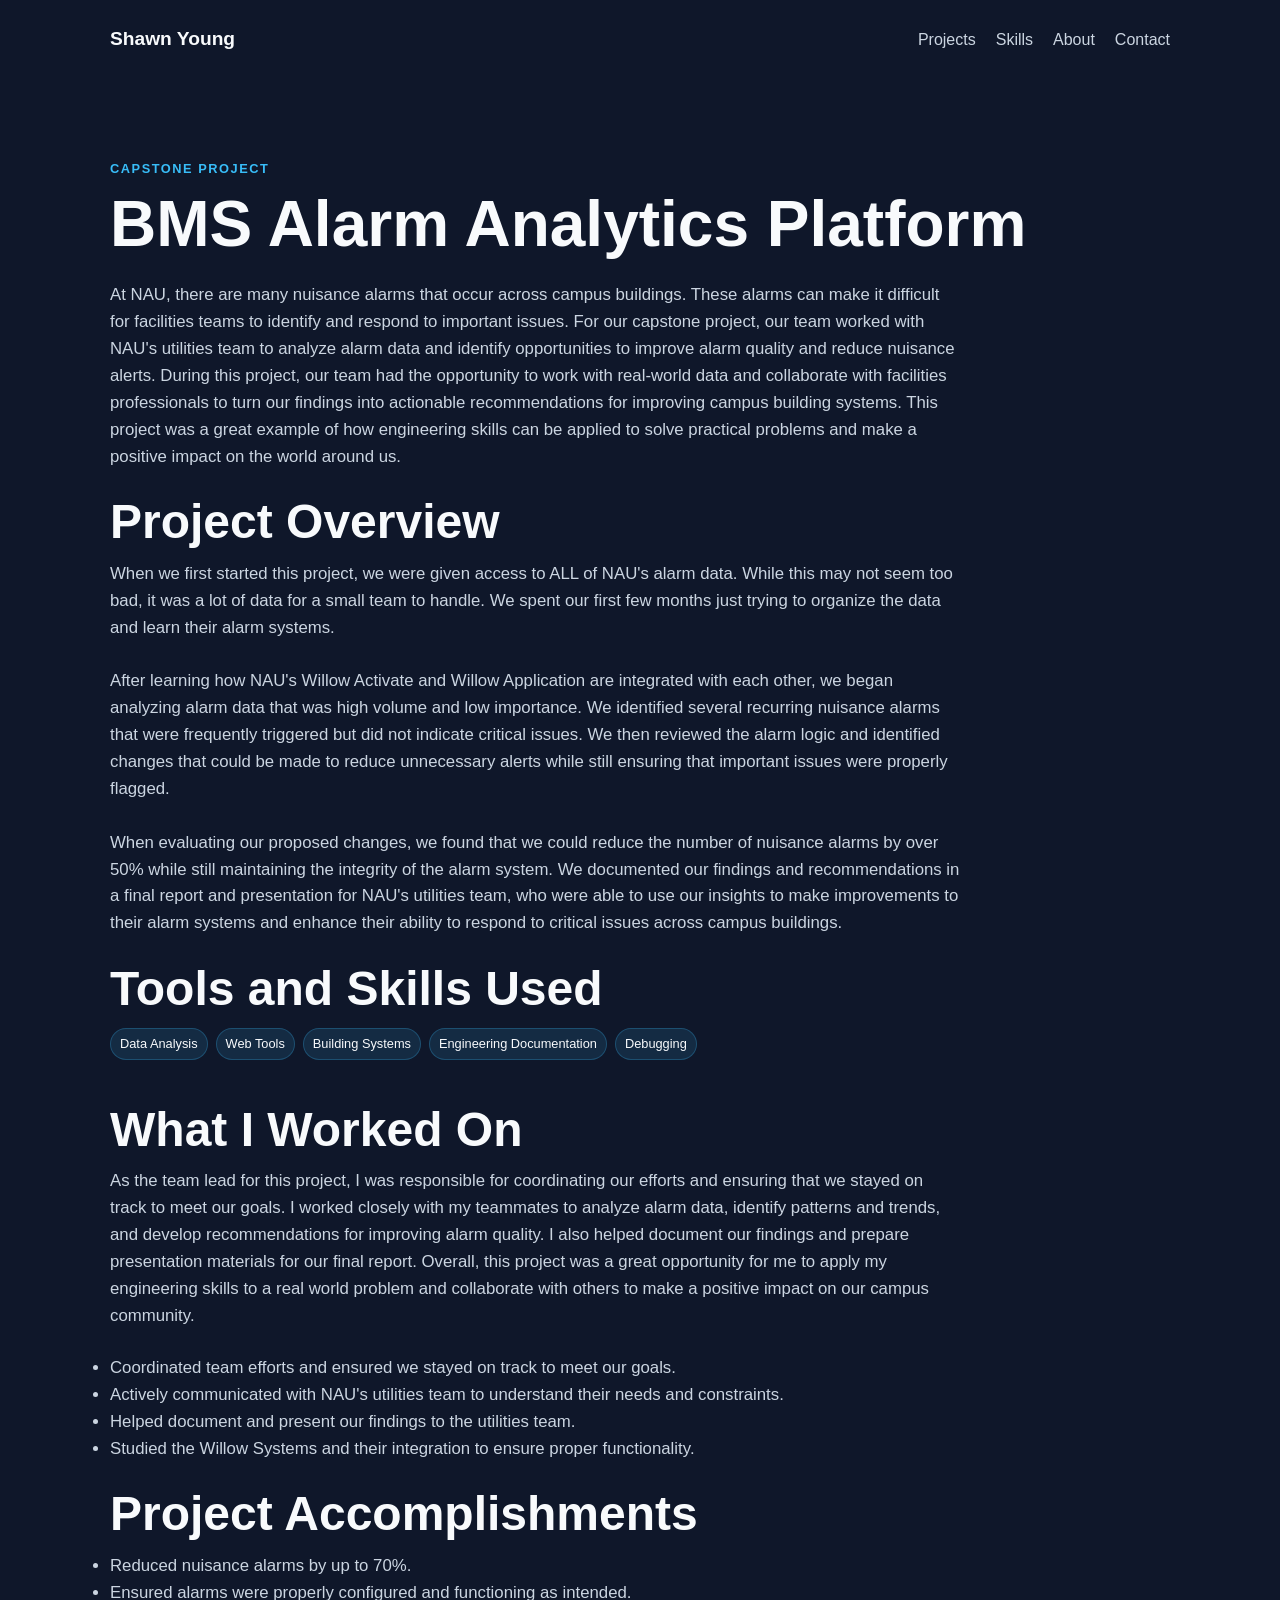
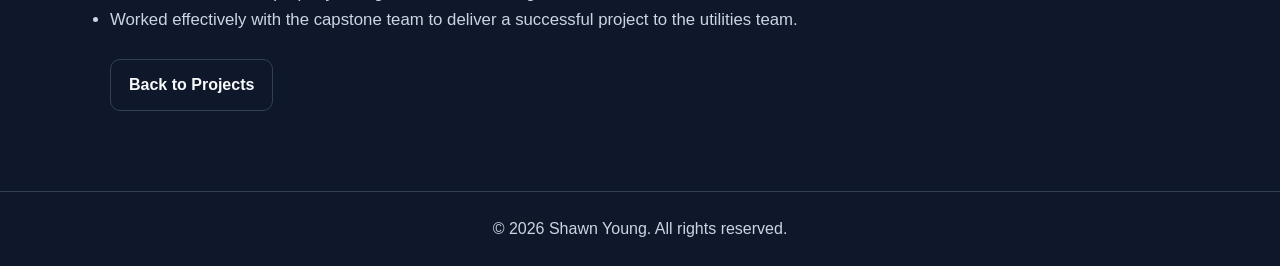
<file: projects/BMSAlarm/index.html>
<!DOCTYPE html>
<html lang="en">
<head>
  <meta charset="UTF-8" />
  <meta name="viewport" content="width=device-width, initial-scale=1.0" />
  <title>BMS Alarm Analytics Platform | Shawn Young</title>
  <link rel="stylesheet" href="../../css/style.css" />
</head>
<body>
  <nav class="navbar">
    <a href="../../index.html" class="logo">Shawn Young</a>

    <div class="nav-links">
      <a href="../../index.html#projects">Projects</a>
      <a href="../../index.html#skills">Skills</a>
      <a href="../../index.html#about">About</a>
      <a href="../../index.html#contact">Contact</a>
    </div>
  </nav>

  <main class="section">
    <p class="eyebrow">Capstone Project</p>
    <h1>BMS Alarm Analytics Platform</h1>

    <p class="about-text">
      At NAU, there are many nuisance alarms that occur across campus buildings. These alarms can make it difficult for facilities teams to identify and respond to important issues. For our capstone project, our team worked with NAU's utilities team to analyze alarm data and identify opportunities to improve alarm quality and reduce nuisance alerts. During this project, our team had the opportunity to work with real-world data and collaborate with facilities professionals to turn our findings into actionable recommendations for improving campus building systems. This project was a great example of how engineering skills can be applied to solve practical problems and make a positive impact on the world around us.
    </p>

    <br />

    <h2>Project Overview</h2>
    <p class="about-text">
      When we first started this project, we were given access to ALL of NAU's alarm data. While this may not seem too bad, it was a lot of data for a small team to handle. We spent our first few months just trying to organize the data and learn their alarm systems. <br> <br> After learning how NAU's Willow Activate and Willow Application are integrated with each other, we began analyzing alarm data that was high volume and low importance. We identified several recurring nuisance alarms that were frequently triggered but did not indicate critical issues. We then reviewed the alarm logic and identified changes that could be made to reduce unnecessary alerts while still ensuring that important issues were properly flagged. <br> <br> When evaluating our proposed changes, we found that we could reduce the number of nuisance alarms by over 50% while still maintaining the integrity of the alarm system. We documented our findings and recommendations in a final report and presentation for NAU's utilities team, who were able to use our insights to make improvements to their alarm systems and enhance their ability to respond to critical issues across campus buildings.
    </p>

    <br />

    <h2>Tools and Skills Used</h2>
    <div class="tags">
      <span>Data Analysis</span>
      <span>Web Tools</span>
      <span>Building Systems</span>
      <span>Engineering Documentation</span>
      <span>Debugging</span>
    </div>

    <br />

    <h2>What I Worked On</h2>
    <p class="about-text">
      As the team lead for this project, I was responsible for coordinating our efforts and ensuring that we stayed on track to meet our goals. I worked closely with my teammates to analyze alarm data, identify patterns and trends, and develop recommendations for improving alarm quality. I also helped document our findings and prepare presentation materials for our final report. Overall, this project was a great opportunity for me to apply my engineering skills to a real world problem and collaborate with others to make a positive impact on our campus community.
    </p>

    <br />

    <ul class="about-text">
      <li>Coordinated team efforts and ensured we stayed on track to meet our goals.</li>
      <li>Actively communicated with NAU's utilities team to understand their needs and constraints.</li>
      <li>Helped document and present our findings to the utilities team.</li>
      <li>Studied the Willow Systems and their integration to ensure proper functionality.</li>
    </ul>

    <br />
    <h2>Project Accomplishments</h2>
    <ul class="about-text">
      <li>Reduced nuisance alarms by up to 70%.</li>
      <li>Ensured alarms were properly configured and functioning as intended.</li>
      <li>Worked effectively with the capstone team to deliver a successful project to the utilities team.</li>
    </ul>

    <br />

    <a href="../../index.html#projects" class="btn secondary">Back to Projects</a>
  </main>

  <footer>
    <p>&copy; 2026 Shawn Young. All rights reserved.</p>
  </footer>
</body>
</html>
</file>
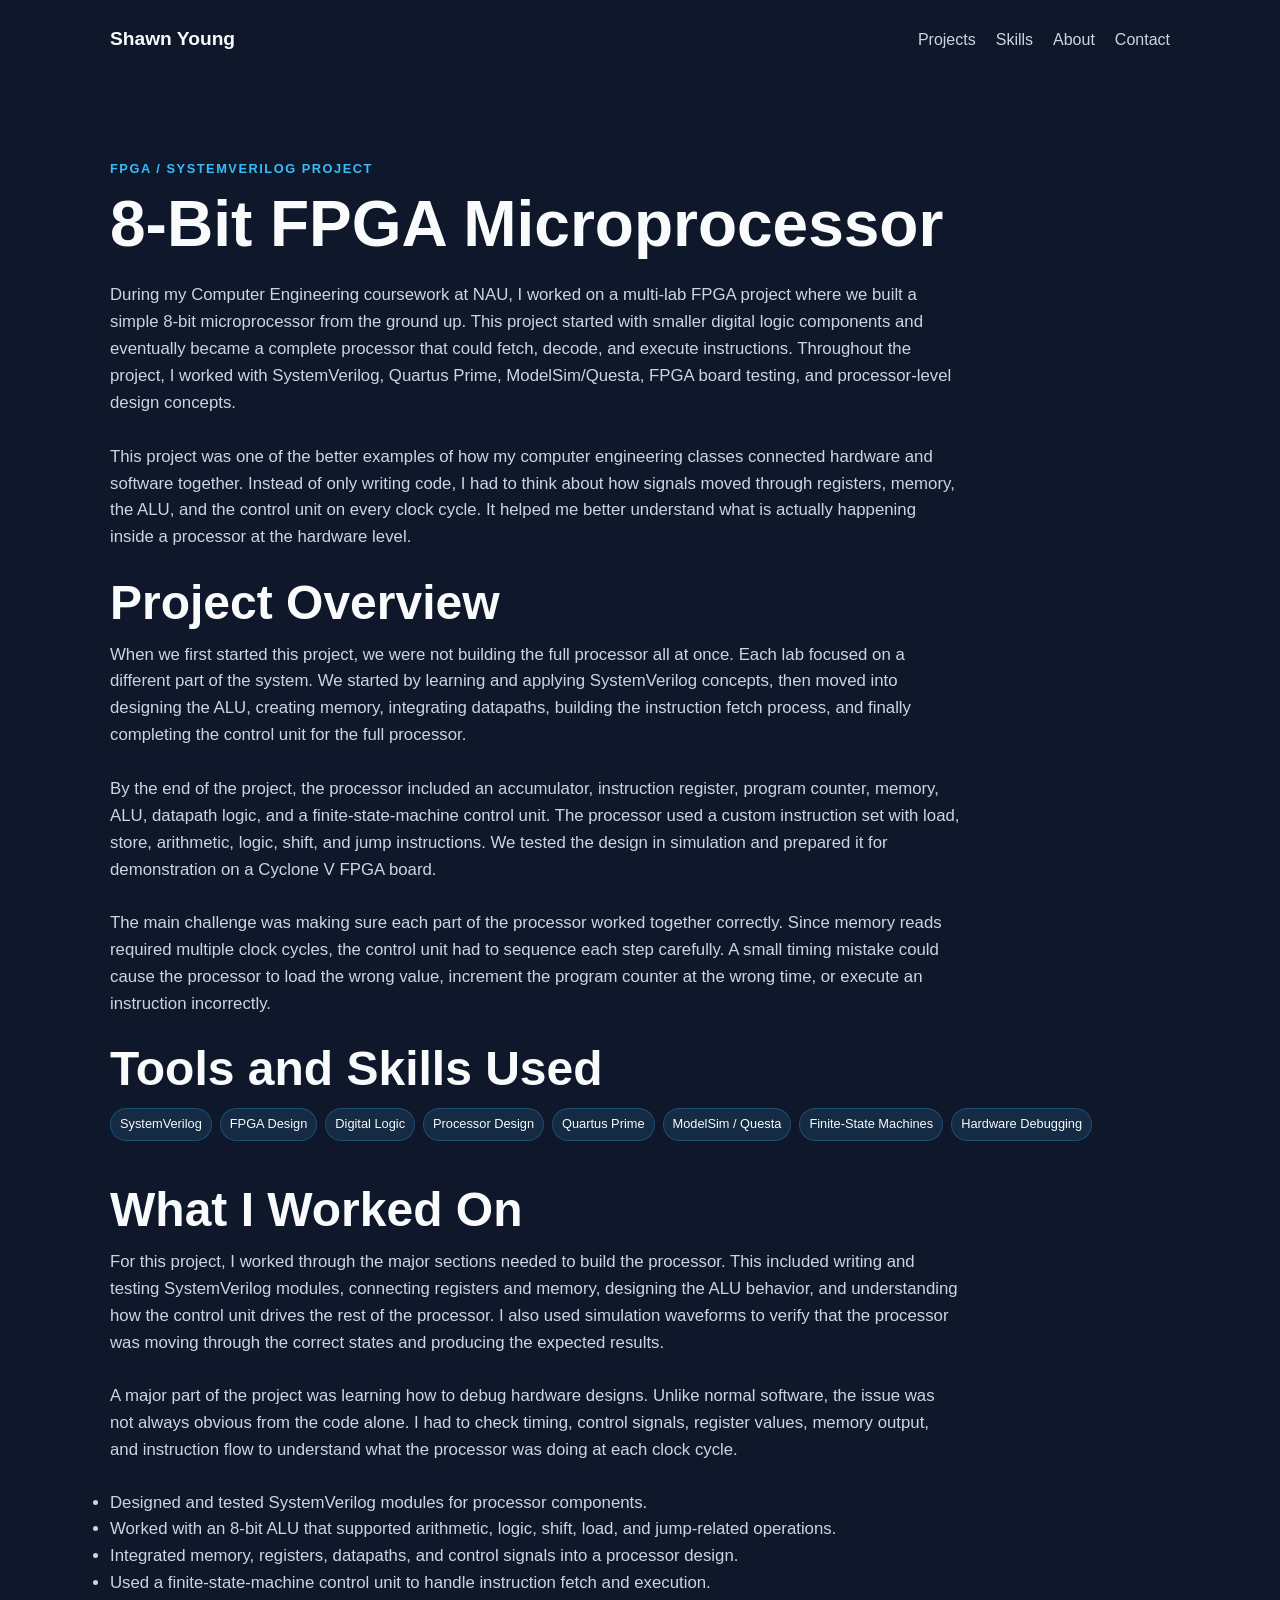
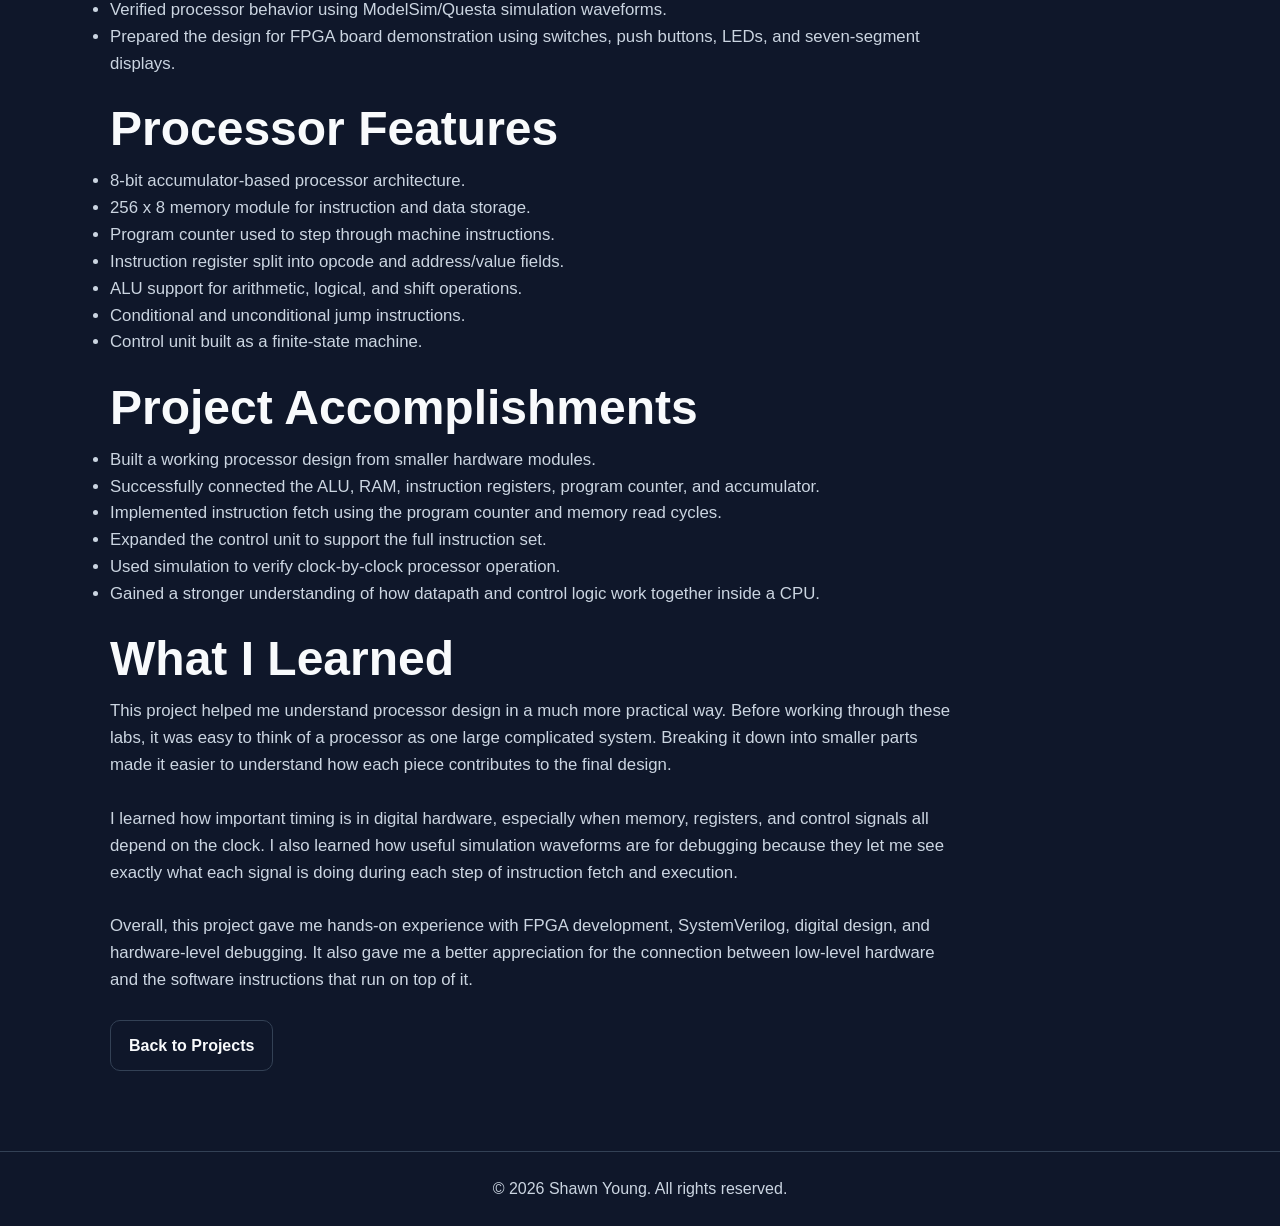
<file: projects/FPGAProject/index.html>
<!DOCTYPE html>
<html lang="en">
<head>
  <meta charset="UTF-8" />
  <meta name="viewport" content="width=device-width, initial-scale=1.0" />
  <title>8-Bit FPGA Microprocessor | Shawn Young</title>
  <link rel="stylesheet" href="../../css/style.css" />
</head>
<body>
  <nav class="navbar">
    <a href="../../index.html" class="logo">Shawn Young</a>

    <div class="nav-links">
      <a href="../../index.html#projects">Projects</a>
      <a href="../../index.html#skills">Skills</a>
      <a href="../../index.html#about">About</a>
      <a href="../../index.html#contact">Contact</a>
    </div>
  </nav>

  <main class="section">
    <p class="eyebrow">FPGA / SystemVerilog Project</p>
    <h1>8-Bit FPGA Microprocessor</h1>

    <p class="about-text">
      During my Computer Engineering coursework at NAU, I worked on a multi-lab FPGA project where we built a simple 8-bit microprocessor from the ground up. This project started with smaller digital logic components and eventually became a complete processor that could fetch, decode, and execute instructions. Throughout the project, I worked with SystemVerilog, Quartus Prime, ModelSim/Questa, FPGA board testing, and processor-level design concepts.
      <br><br>
      This project was one of the better examples of how my computer engineering classes connected hardware and software together. Instead of only writing code, I had to think about how signals moved through registers, memory, the ALU, and the control unit on every clock cycle. It helped me better understand what is actually happening inside a processor at the hardware level.
    </p>

    <br />

    <h2>Project Overview</h2>
    <p class="about-text">
      When we first started this project, we were not building the full processor all at once. Each lab focused on a different part of the system. We started by learning and applying SystemVerilog concepts, then moved into designing the ALU, creating memory, integrating datapaths, building the instruction fetch process, and finally completing the control unit for the full processor.
      <br><br>
      By the end of the project, the processor included an accumulator, instruction register, program counter, memory, ALU, datapath logic, and a finite-state-machine control unit. The processor used a custom instruction set with load, store, arithmetic, logic, shift, and jump instructions. We tested the design in simulation and prepared it for demonstration on a Cyclone V FPGA board.
      <br><br>
      The main challenge was making sure each part of the processor worked together correctly. Since memory reads required multiple clock cycles, the control unit had to sequence each step carefully. A small timing mistake could cause the processor to load the wrong value, increment the program counter at the wrong time, or execute an instruction incorrectly.
    </p>

    <br />

    <h2>Tools and Skills Used</h2>
    <div class="tags">
      <span>SystemVerilog</span>
      <span>FPGA Design</span>
      <span>Digital Logic</span>
      <span>Processor Design</span>
      <span>Quartus Prime</span>
      <span>ModelSim / Questa</span>
      <span>Finite-State Machines</span>
      <span>Hardware Debugging</span>
    </div>

    <br />

    <h2>What I Worked On</h2>
    <p class="about-text">
      For this project, I worked through the major sections needed to build the processor. This included writing and testing SystemVerilog modules, connecting registers and memory, designing the ALU behavior, and understanding how the control unit drives the rest of the processor. I also used simulation waveforms to verify that the processor was moving through the correct states and producing the expected results.
      <br><br>
      A major part of the project was learning how to debug hardware designs. Unlike normal software, the issue was not always obvious from the code alone. I had to check timing, control signals, register values, memory output, and instruction flow to understand what the processor was doing at each clock cycle.
    </p>

    <br />

    <ul class="about-text">
      <li>Designed and tested SystemVerilog modules for processor components.</li>
      <li>Worked with an 8-bit ALU that supported arithmetic, logic, shift, load, and jump-related operations.</li>
      <li>Integrated memory, registers, datapaths, and control signals into a processor design.</li>
      <li>Used a finite-state-machine control unit to handle instruction fetch and execution.</li>
      <li>Verified processor behavior using ModelSim/Questa simulation waveforms.</li>
      <li>Prepared the design for FPGA board demonstration using switches, push buttons, LEDs, and seven-segment displays.</li>
    </ul>

    <br />

    <h2>Processor Features</h2>
    <ul class="about-text">
      <li>8-bit accumulator-based processor architecture.</li>
      <li>256 x 8 memory module for instruction and data storage.</li>
      <li>Program counter used to step through machine instructions.</li>
      <li>Instruction register split into opcode and address/value fields.</li>
      <li>ALU support for arithmetic, logical, and shift operations.</li>
      <li>Conditional and unconditional jump instructions.</li>
      <li>Control unit built as a finite-state machine.</li>
    </ul>

    <br />

    <h2>Project Accomplishments</h2>
    <ul class="about-text">
      <li>Built a working processor design from smaller hardware modules.</li>
      <li>Successfully connected the ALU, RAM, instruction registers, program counter, and accumulator.</li>
      <li>Implemented instruction fetch using the program counter and memory read cycles.</li>
      <li>Expanded the control unit to support the full instruction set.</li>
      <li>Used simulation to verify clock-by-clock processor operation.</li>
      <li>Gained a stronger understanding of how datapath and control logic work together inside a CPU.</li>
    </ul>

    <br />

    <h2>What I Learned</h2>
    <p class="about-text">
      This project helped me understand processor design in a much more practical way. Before working through these labs, it was easy to think of a processor as one large complicated system. Breaking it down into smaller parts made it easier to understand how each piece contributes to the final design.
      <br><br>
      I learned how important timing is in digital hardware, especially when memory, registers, and control signals all depend on the clock. I also learned how useful simulation waveforms are for debugging because they let me see exactly what each signal is doing during each step of instruction fetch and execution.
      <br><br>
      Overall, this project gave me hands-on experience with FPGA development, SystemVerilog, digital design, and hardware-level debugging. It also gave me a better appreciation for the connection between low-level hardware and the software instructions that run on top of it.
    </p>

    <br />

    <a href="../../index.html#projects" class="btn secondary">Back to Projects</a>
  </main>

  <footer>
    <p>&copy; 2026 Shawn Young. All rights reserved.</p>
  </footer>
</body>
</html>
</file>
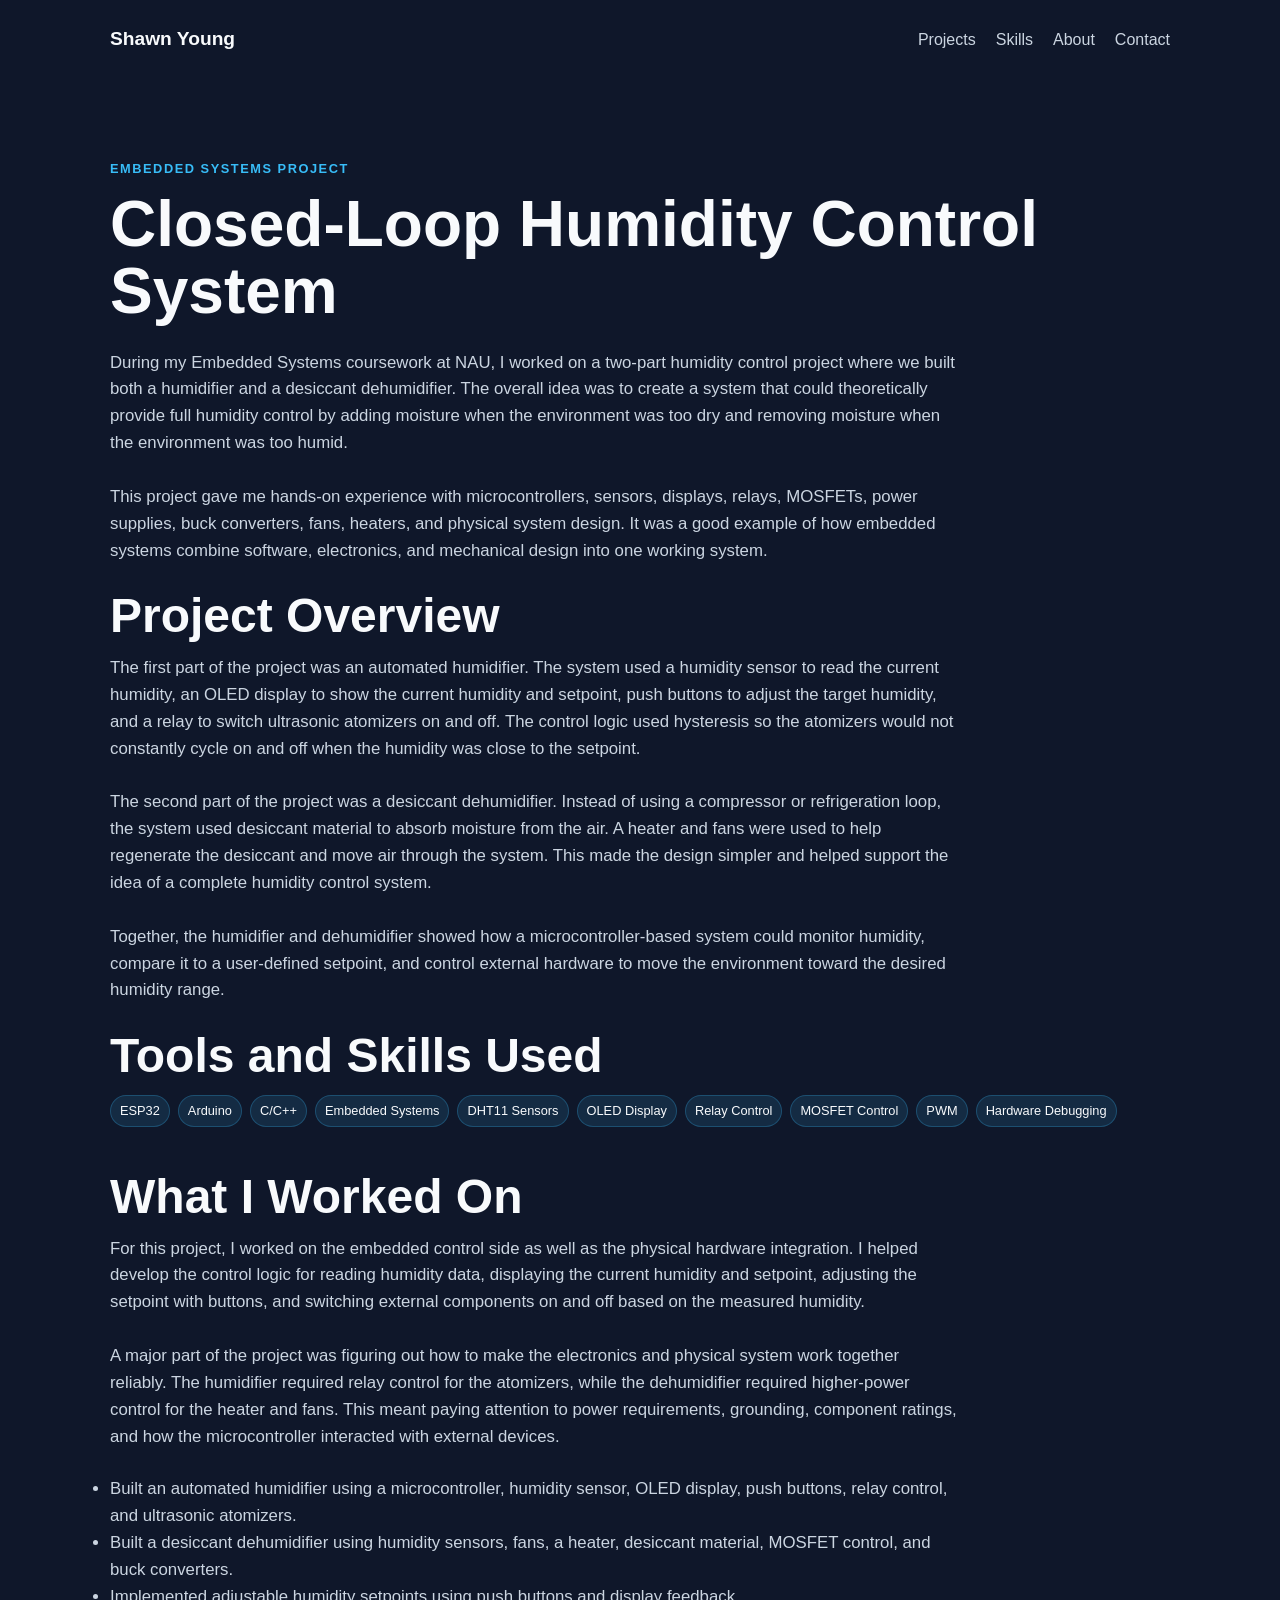
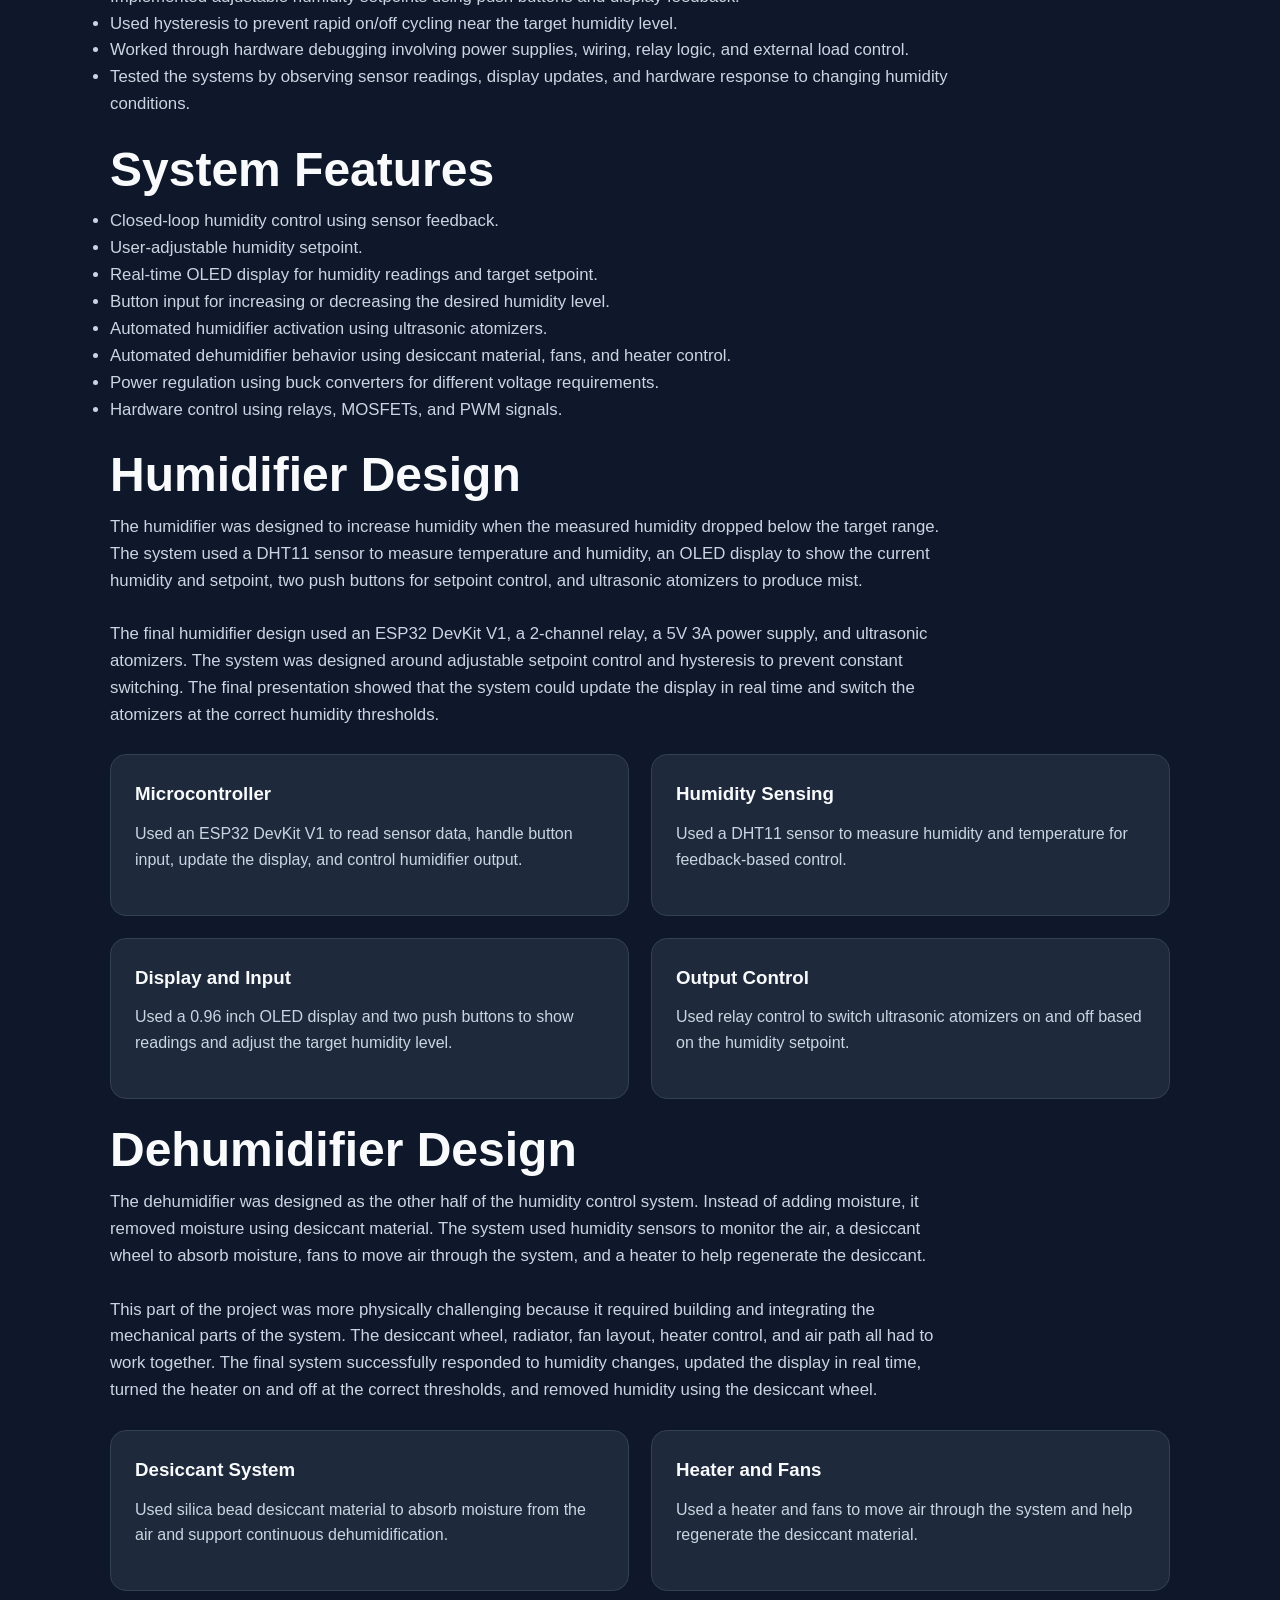
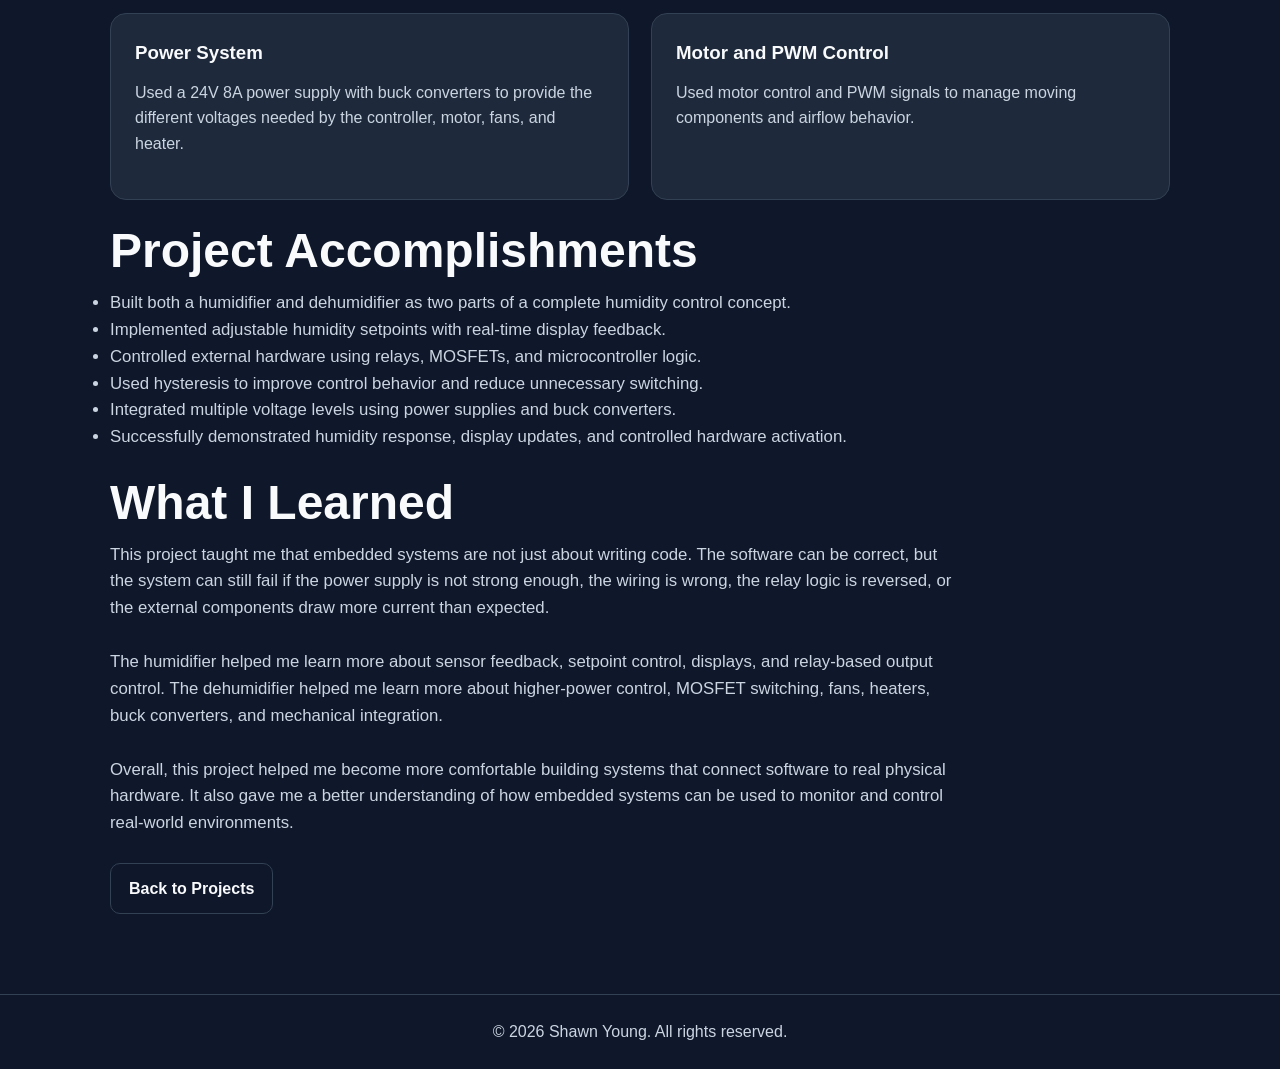
<file: projects/HumidityControl/index.html>
<!DOCTYPE html>
<html lang="en">
<head>
  <meta charset="UTF-8" />
  <meta name="viewport" content="width=device-width, initial-scale=1.0" />
  <title>Closed-Loop Humidity Control System</title>
  <link rel="stylesheet" href="../../css/style.css" />
</head>
<body>
  <nav class="navbar">
    <a href="../../index.html" class="logo">Shawn Young</a>

    <div class="nav-links">
      <a href="../../index.html#projects">Projects</a>
      <a href="../../index.html#skills">Skills</a>
      <a href="../../index.html#about">About</a>
      <a href="../../index.html#contact">Contact</a>
    </div>
  </nav>

  <main class="section">
    <p class="eyebrow">Embedded Systems Project</p>
    <h1>Closed-Loop Humidity Control System</h1>

    <p class="about-text">
      During my Embedded Systems coursework at NAU, I worked on a two-part humidity control project where we built both a humidifier and a desiccant dehumidifier. The overall idea was to create a system that could theoretically provide full humidity control by adding moisture when the environment was too dry and removing moisture when the environment was too humid.
      <br><br>
      This project gave me hands-on experience with microcontrollers, sensors, displays, relays, MOSFETs, power supplies, buck converters, fans, heaters, and physical system design. It was a good example of how embedded systems combine software, electronics, and mechanical design into one working system.
    </p>

    <br />

    <h2>Project Overview</h2>
    <p class="about-text">
      The first part of the project was an automated humidifier. The system used a humidity sensor to read the current humidity, an OLED display to show the current humidity and setpoint, push buttons to adjust the target humidity, and a relay to switch ultrasonic atomizers on and off. The control logic used hysteresis so the atomizers would not constantly cycle on and off when the humidity was close to the setpoint.
      <br><br>
      The second part of the project was a desiccant dehumidifier. Instead of using a compressor or refrigeration loop, the system used desiccant material to absorb moisture from the air. A heater and fans were used to help regenerate the desiccant and move air through the system. This made the design simpler and helped support the idea of a complete humidity control system.
      <br><br>
      Together, the humidifier and dehumidifier showed how a microcontroller-based system could monitor humidity, compare it to a user-defined setpoint, and control external hardware to move the environment toward the desired humidity range.
    </p>

    <br />

    <h2>Tools and Skills Used</h2>
    <div class="tags">
      <span>ESP32</span>
      <span>Arduino</span>
      <span>C/C++</span>
      <span>Embedded Systems</span>
      <span>DHT11 Sensors</span>
      <span>OLED Display</span>
      <span>Relay Control</span>
      <span>MOSFET Control</span>
      <span>PWM</span>
      <span>Hardware Debugging</span>
    </div>

    <br />

    <h2>What I Worked On</h2>
    <p class="about-text">
      For this project, I worked on the embedded control side as well as the physical hardware integration. I helped develop the control logic for reading humidity data, displaying the current humidity and setpoint, adjusting the setpoint with buttons, and switching external components on and off based on the measured humidity.
      <br><br>
      A major part of the project was figuring out how to make the electronics and physical system work together reliably. The humidifier required relay control for the atomizers, while the dehumidifier required higher-power control for the heater and fans. This meant paying attention to power requirements, grounding, component ratings, and how the microcontroller interacted with external devices.
    </p>

    <br />

    <ul class="about-text">
      <li>Built an automated humidifier using a microcontroller, humidity sensor, OLED display, push buttons, relay control, and ultrasonic atomizers.</li>
      <li>Built a desiccant dehumidifier using humidity sensors, fans, a heater, desiccant material, MOSFET control, and buck converters.</li>
      <li>Implemented adjustable humidity setpoints using push buttons and display feedback.</li>
      <li>Used hysteresis to prevent rapid on/off cycling near the target humidity level.</li>
      <li>Worked through hardware debugging involving power supplies, wiring, relay logic, and external load control.</li>
      <li>Tested the systems by observing sensor readings, display updates, and hardware response to changing humidity conditions.</li>
    </ul>

    <br />

    <h2>System Features</h2>
    <ul class="about-text">
      <li>Closed-loop humidity control using sensor feedback.</li>
      <li>User-adjustable humidity setpoint.</li>
      <li>Real-time OLED display for humidity readings and target setpoint.</li>
      <li>Button input for increasing or decreasing the desired humidity level.</li>
      <li>Automated humidifier activation using ultrasonic atomizers.</li>
      <li>Automated dehumidifier behavior using desiccant material, fans, and heater control.</li>
      <li>Power regulation using buck converters for different voltage requirements.</li>
      <li>Hardware control using relays, MOSFETs, and PWM signals.</li>
    </ul>

    <br />

    <h2>Humidifier Design</h2>
    <p class="about-text">
      The humidifier was designed to increase humidity when the measured humidity dropped below the target range. The system used a DHT11 sensor to measure temperature and humidity, an OLED display to show the current humidity and setpoint, two push buttons for setpoint control, and ultrasonic atomizers to produce mist.
      <br><br>
      The final humidifier design used an ESP32 DevKit V1, a 2-channel relay, a 5V 3A power supply, and ultrasonic atomizers. The system was designed around adjustable setpoint control and hysteresis to prevent constant switching. The final presentation showed that the system could update the display in real time and switch the atomizers at the correct humidity thresholds.
    </p>

    <br />

    <div class="project-grid">
      <article class="project-card">
        <h3>Microcontroller</h3>
        <p>
          Used an ESP32 DevKit V1 to read sensor data, handle button input, update the display, and control humidifier output.
        </p>
      </article>

      <article class="project-card">
        <h3>Humidity Sensing</h3>
        <p>
          Used a DHT11 sensor to measure humidity and temperature for feedback-based control.
        </p>
      </article>

      <article class="project-card">
        <h3>Display and Input</h3>
        <p>
          Used a 0.96 inch OLED display and two push buttons to show readings and adjust the target humidity level.
        </p>
      </article>

      <article class="project-card">
        <h3>Output Control</h3>
        <p>
          Used relay control to switch ultrasonic atomizers on and off based on the humidity setpoint.
        </p>
      </article>
    </div>

    <br />

    <h2>Dehumidifier Design</h2>
    <p class="about-text">
      The dehumidifier was designed as the other half of the humidity control system. Instead of adding moisture, it removed moisture using desiccant material. The system used humidity sensors to monitor the air, a desiccant wheel to absorb moisture, fans to move air through the system, and a heater to help regenerate the desiccant.
      <br><br>
      This part of the project was more physically challenging because it required building and integrating the mechanical parts of the system. The desiccant wheel, radiator, fan layout, heater control, and air path all had to work together. The final system successfully responded to humidity changes, updated the display in real time, turned the heater on and off at the correct thresholds, and removed humidity using the desiccant wheel.
    </p>

    <br />

    <div class="project-grid">
      <article class="project-card">
        <h3>Desiccant System</h3>
        <p>
          Used silica bead desiccant material to absorb moisture from the air and support continuous dehumidification.
        </p>
      </article>

      <article class="project-card">
        <h3>Heater and Fans</h3>
        <p>
          Used a heater and fans to move air through the system and help regenerate the desiccant material.
        </p>
      </article>

      <article class="project-card">
        <h3>Power System</h3>
        <p>
          Used a 24V 8A power supply with buck converters to provide the different voltages needed by the controller, motor, fans, and heater.
        </p>
      </article>

      <article class="project-card">
        <h3>Motor and PWM Control</h3>
        <p>
          Used motor control and PWM signals to manage moving components and airflow behavior.
        </p>
      </article>
    </div>

    <br />

    <h2>Project Accomplishments</h2>
    <ul class="about-text">
      <li>Built both a humidifier and dehumidifier as two parts of a complete humidity control concept.</li>
      <li>Implemented adjustable humidity setpoints with real-time display feedback.</li>
      <li>Controlled external hardware using relays, MOSFETs, and microcontroller logic.</li>
      <li>Used hysteresis to improve control behavior and reduce unnecessary switching.</li>
      <li>Integrated multiple voltage levels using power supplies and buck converters.</li>
      <li>Successfully demonstrated humidity response, display updates, and controlled hardware activation.</li>
    </ul>

    <br />

    <h2>What I Learned</h2>
    <p class="about-text">
      This project taught me that embedded systems are not just about writing code. The software can be correct, but the system can still fail if the power supply is not strong enough, the wiring is wrong, the relay logic is reversed, or the external components draw more current than expected.
      <br><br>
      The humidifier helped me learn more about sensor feedback, setpoint control, displays, and relay-based output control. The dehumidifier helped me learn more about higher-power control, MOSFET switching, fans, heaters, buck converters, and mechanical integration.
      <br><br>
      Overall, this project helped me become more comfortable building systems that connect software to real physical hardware. It also gave me a better understanding of how embedded systems can be used to monitor and control real-world environments.
    </p>

    <br />

    <a href="../../index.html#projects" class="btn secondary">Back to Projects</a>
  </main>

  <footer>
    <p>&copy; 2026 Shawn Young. All rights reserved.</p>
  </footer>
</body>
</html>
</file>
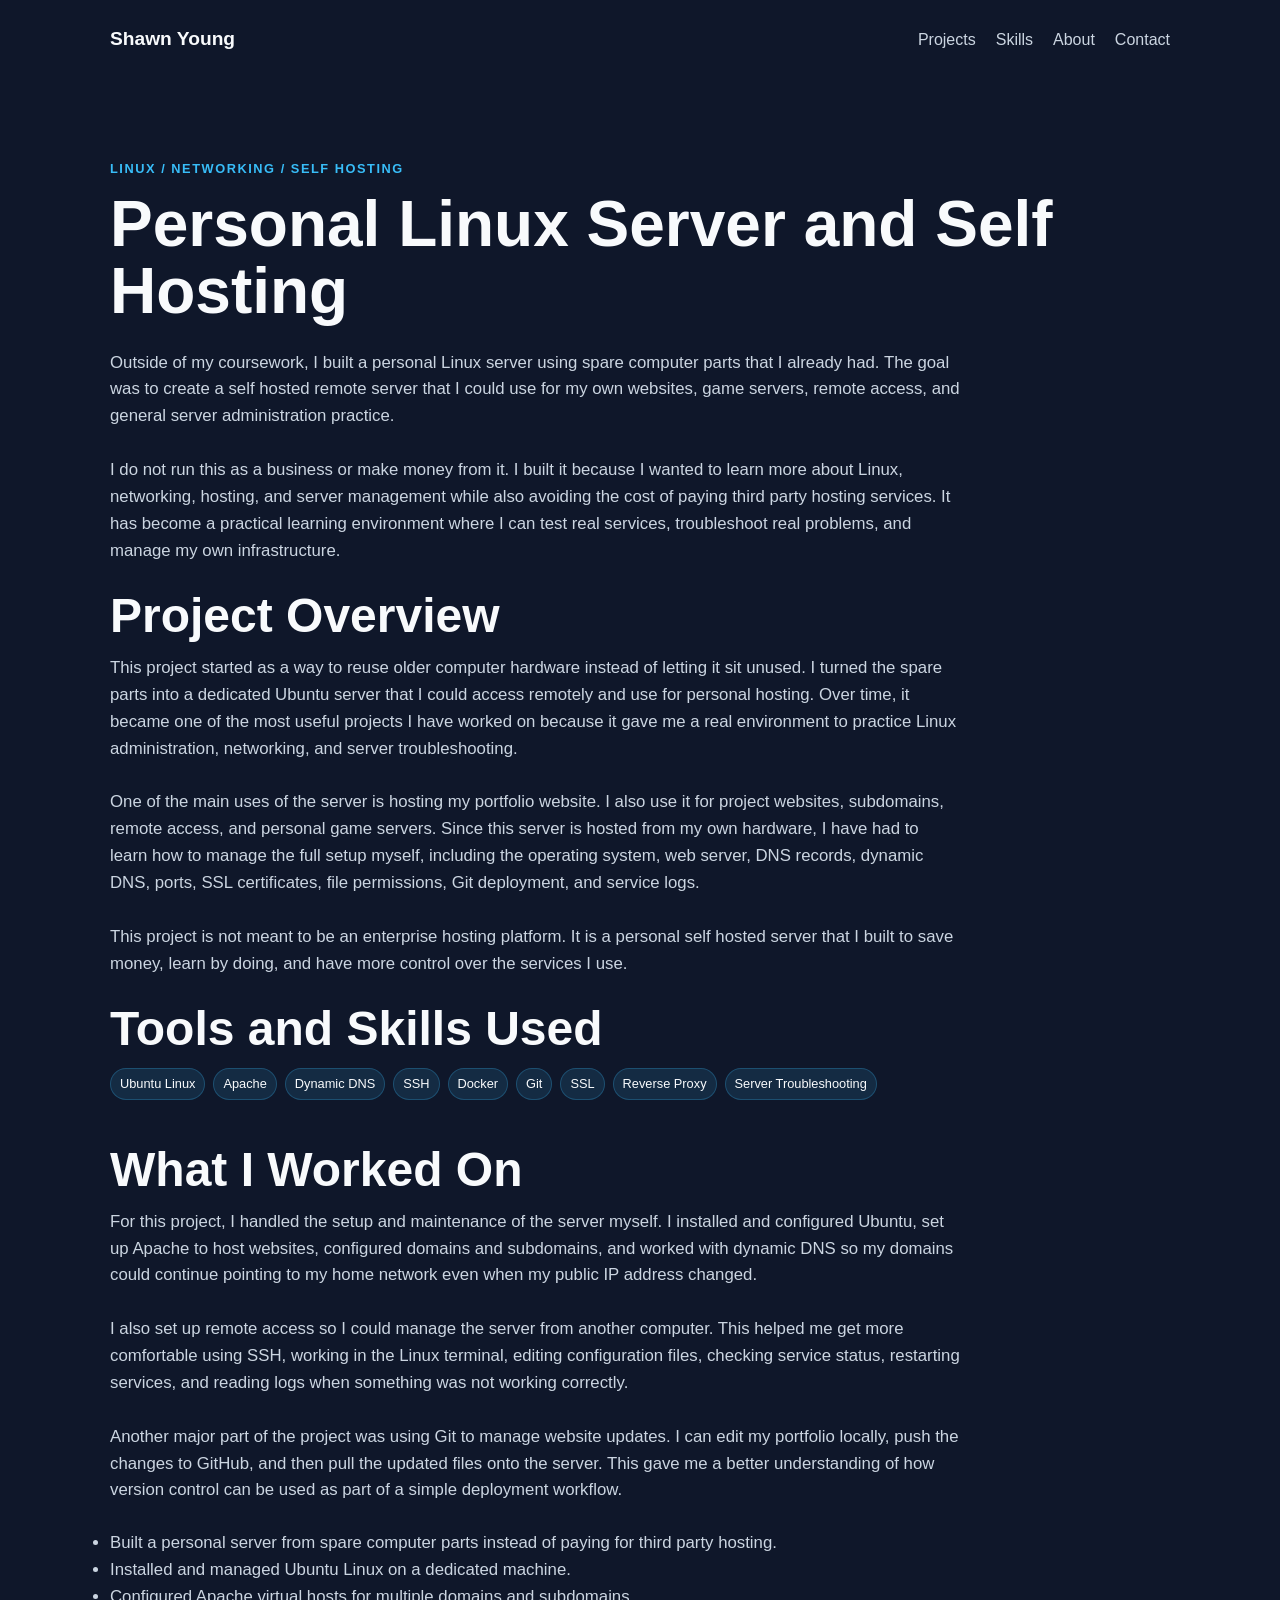
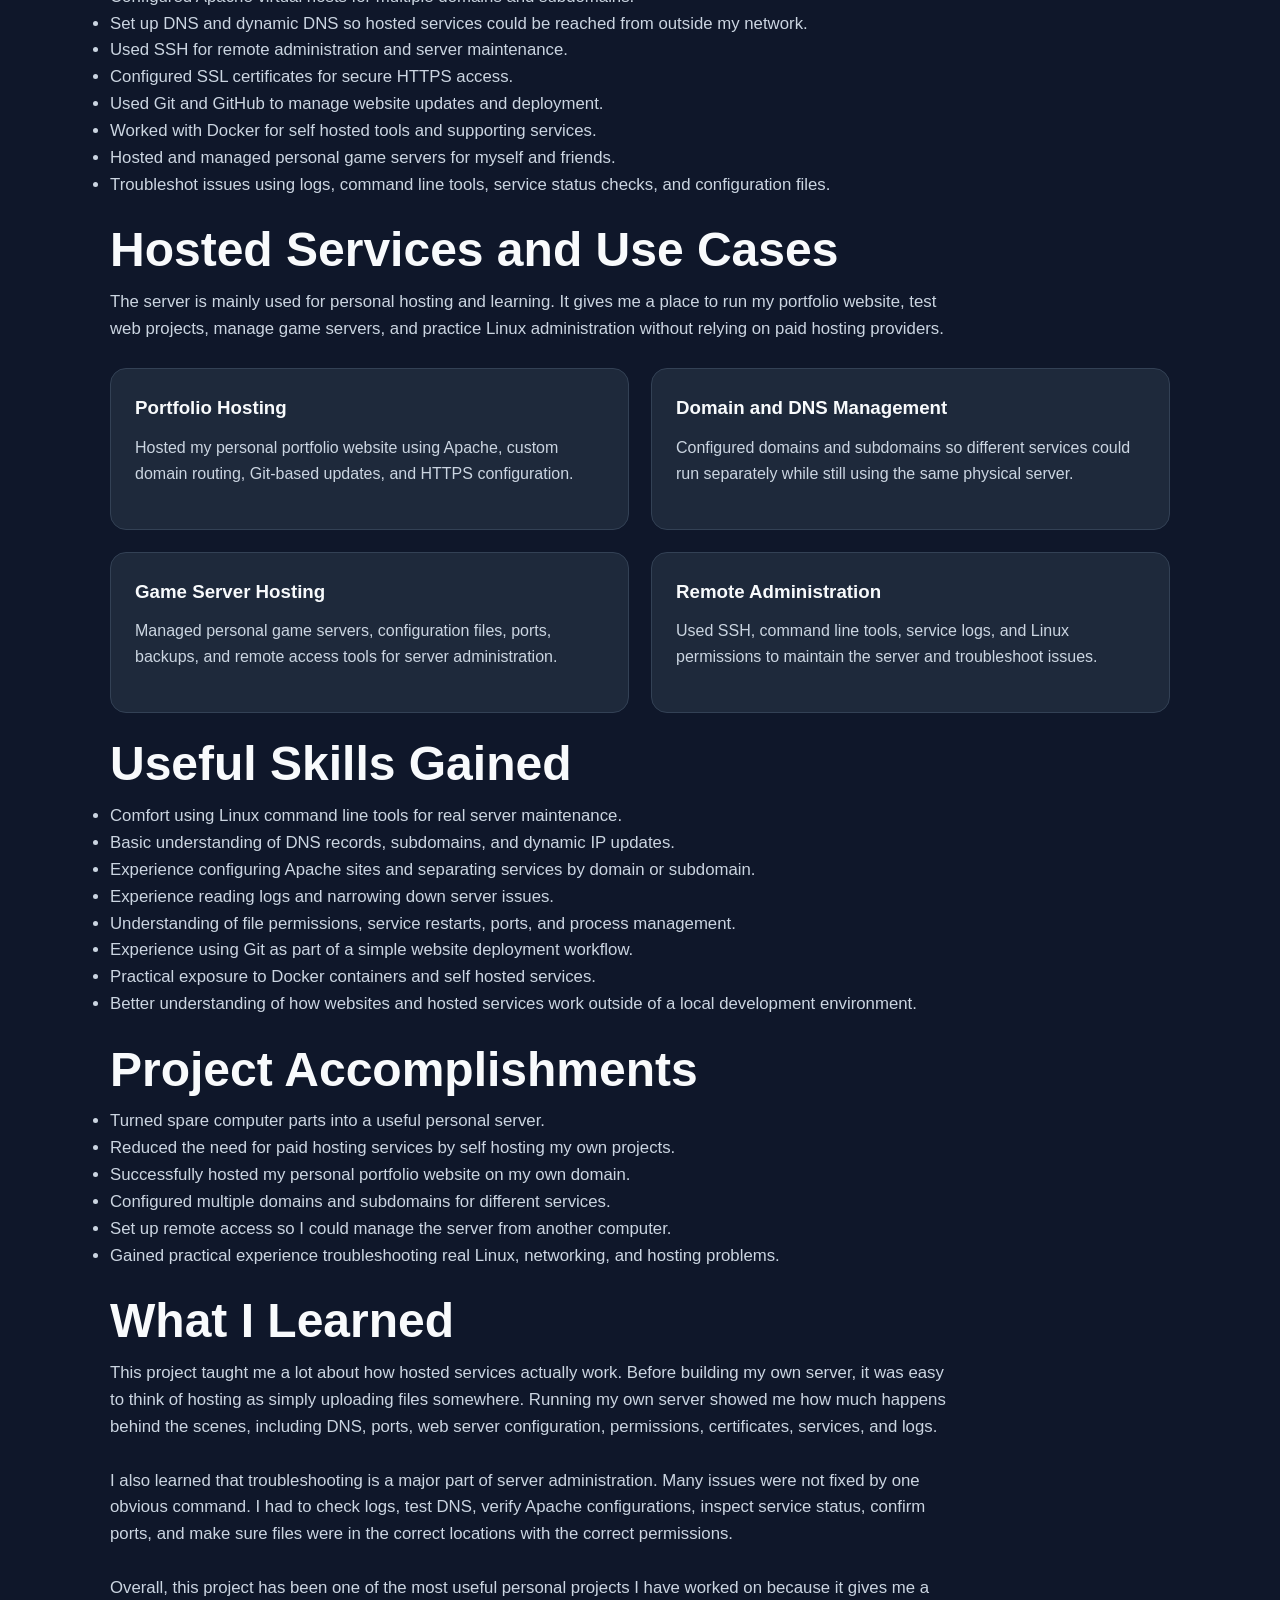
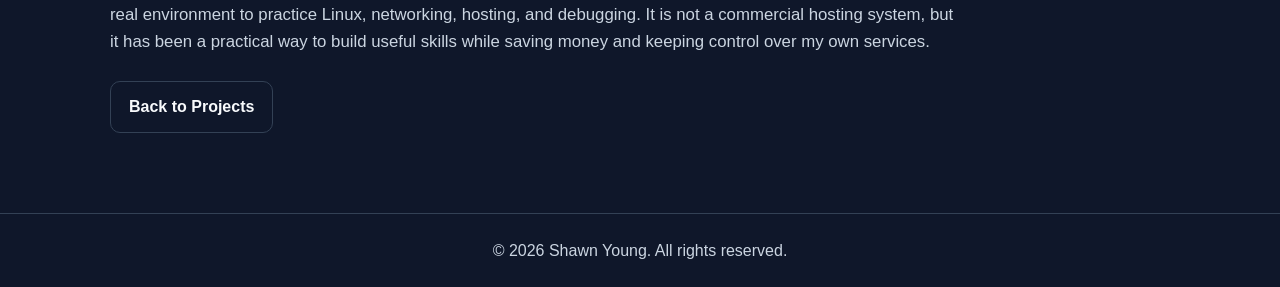
<file: projects/ServerHosting/index.html>
<!DOCTYPE html>
<html lang="en">
<head>
  <meta charset="UTF-8" />
  <meta name="viewport" content="width=device-width, initial-scale=1.0" />
  <title>Personal Linux Server and Self Hosting | Shawn Young</title>
  <link rel="stylesheet" href="../../css/style.css" />
</head>
<body>
  <nav class="navbar">
    <a href="../../index.html" class="logo">Shawn Young</a>

    <div class="nav-links">
      <a href="../../index.html#projects">Projects</a>
      <a href="../../index.html#skills">Skills</a>
      <a href="../../index.html#about">About</a>
      <a href="../../index.html#contact">Contact</a>
    </div>
  </nav>

  <main class="section">
    <p class="eyebrow">Linux / Networking / Self Hosting</p>
    <h1>Personal Linux Server and Self Hosting</h1>

    <p class="about-text">
      Outside of my coursework, I built a personal Linux server using spare computer parts that I already had. The goal was to create a self hosted remote server that I could use for my own websites, game servers, remote access, and general server administration practice.
      <br><br>
      I do not run this as a business or make money from it. I built it because I wanted to learn more about Linux, networking, hosting, and server management while also avoiding the cost of paying third party hosting services. It has become a practical learning environment where I can test real services, troubleshoot real problems, and manage my own infrastructure.
    </p>

    <br />

    <h2>Project Overview</h2>
    <p class="about-text">
      This project started as a way to reuse older computer hardware instead of letting it sit unused. I turned the spare parts into a dedicated Ubuntu server that I could access remotely and use for personal hosting. Over time, it became one of the most useful projects I have worked on because it gave me a real environment to practice Linux administration, networking, and server troubleshooting.
      <br><br>
      One of the main uses of the server is hosting my portfolio website. I also use it for project websites, subdomains, remote access, and personal game servers. Since this server is hosted from my own hardware, I have had to learn how to manage the full setup myself, including the operating system, web server, DNS records, dynamic DNS, ports, SSL certificates, file permissions, Git deployment, and service logs.
      <br><br>
      This project is not meant to be an enterprise hosting platform. It is a personal self hosted server that I built to save money, learn by doing, and have more control over the services I use.
    </p>

    <br />

    <h2>Tools and Skills Used</h2>
    <div class="tags">
      <span>Ubuntu Linux</span>
      <span>Apache</span>
      <span>Dynamic DNS</span>
      <span>SSH</span>
      <span>Docker</span>
      <span>Git</span>
      <span>SSL</span>
      <span>Reverse Proxy</span>
      <span>Server Troubleshooting</span>
    </div>

    <br />

    <h2>What I Worked On</h2>
    <p class="about-text">
      For this project, I handled the setup and maintenance of the server myself. I installed and configured Ubuntu, set up Apache to host websites, configured domains and subdomains, and worked with dynamic DNS so my domains could continue pointing to my home network even when my public IP address changed.
      <br><br>
      I also set up remote access so I could manage the server from another computer. This helped me get more comfortable using SSH, working in the Linux terminal, editing configuration files, checking service status, restarting services, and reading logs when something was not working correctly.
      <br><br>
      Another major part of the project was using Git to manage website updates. I can edit my portfolio locally, push the changes to GitHub, and then pull the updated files onto the server. This gave me a better understanding of how version control can be used as part of a simple deployment workflow.
    </p>

    <br />

    <ul class="about-text">
      <li>Built a personal server from spare computer parts instead of paying for third party hosting.</li>
      <li>Installed and managed Ubuntu Linux on a dedicated machine.</li>
      <li>Configured Apache virtual hosts for multiple domains and subdomains.</li>
      <li>Set up DNS and dynamic DNS so hosted services could be reached from outside my network.</li>
      <li>Used SSH for remote administration and server maintenance.</li>
      <li>Configured SSL certificates for secure HTTPS access.</li>
      <li>Used Git and GitHub to manage website updates and deployment.</li>
      <li>Worked with Docker for self hosted tools and supporting services.</li>
      <li>Hosted and managed personal game servers for myself and friends.</li>
      <li>Troubleshot issues using logs, command line tools, service status checks, and configuration files.</li>
    </ul>

    <br />

    <h2>Hosted Services and Use Cases</h2>
    <p class="about-text">
      The server is mainly used for personal hosting and learning. It gives me a place to run my portfolio website, test web projects, manage game servers, and practice Linux administration without relying on paid hosting providers.
    </p>

    <br />

    <div class="project-grid">
      <article class="project-card">
        <h3>Portfolio Hosting</h3>
        <p>
          Hosted my personal portfolio website using Apache, custom domain routing, Git-based updates, and HTTPS configuration.
        </p>
      </article>

      <article class="project-card">
        <h3>Domain and DNS Management</h3>
        <p>
          Configured domains and subdomains so different services could run separately while still using the same physical server.
        </p>
      </article>

      <article class="project-card">
        <h3>Game Server Hosting</h3>
        <p>
          Managed personal game servers, configuration files, ports, backups, and remote access tools for server administration.
        </p>
      </article>

      <article class="project-card">
        <h3>Remote Administration</h3>
        <p>
          Used SSH, command line tools, service logs, and Linux permissions to maintain the server and troubleshoot issues.
        </p>
      </article>
    </div>

    <br />

    <h2>Useful Skills Gained</h2>
    <ul class="about-text">
      <li>Comfort using Linux command line tools for real server maintenance.</li>
      <li>Basic understanding of DNS records, subdomains, and dynamic IP updates.</li>
      <li>Experience configuring Apache sites and separating services by domain or subdomain.</li>
      <li>Experience reading logs and narrowing down server issues.</li>
      <li>Understanding of file permissions, service restarts, ports, and process management.</li>
      <li>Experience using Git as part of a simple website deployment workflow.</li>
      <li>Practical exposure to Docker containers and self hosted services.</li>
      <li>Better understanding of how websites and hosted services work outside of a local development environment.</li>
    </ul>

    <br />

    <h2>Project Accomplishments</h2>
    <ul class="about-text">
      <li>Turned spare computer parts into a useful personal server.</li>
      <li>Reduced the need for paid hosting services by self hosting my own projects.</li>
      <li>Successfully hosted my personal portfolio website on my own domain.</li>
      <li>Configured multiple domains and subdomains for different services.</li>
      <li>Set up remote access so I could manage the server from another computer.</li>
      <li>Gained practical experience troubleshooting real Linux, networking, and hosting problems.</li>
    </ul>

    <br />

    <h2>What I Learned</h2>
    <p class="about-text">
      This project taught me a lot about how hosted services actually work. Before building my own server, it was easy to think of hosting as simply uploading files somewhere. Running my own server showed me how much happens behind the scenes, including DNS, ports, web server configuration, permissions, certificates, services, and logs.
      <br><br>
      I also learned that troubleshooting is a major part of server administration. Many issues were not fixed by one obvious command. I had to check logs, test DNS, verify Apache configurations, inspect service status, confirm ports, and make sure files were in the correct locations with the correct permissions.
      <br><br>
      Overall, this project has been one of the most useful personal projects I have worked on because it gives me a real environment to practice Linux, networking, hosting, and debugging. It is not a commercial hosting system, but it has been a practical way to build useful skills while saving money and keeping control over my own services.
    </p>

    <br />

    <a href="../../index.html#projects" class="btn secondary">Back to Projects</a>
  </main>

  <footer>
    <p>&copy; 2026 Shawn Young. All rights reserved.</p>
  </footer>
</body>
</html>
</file>
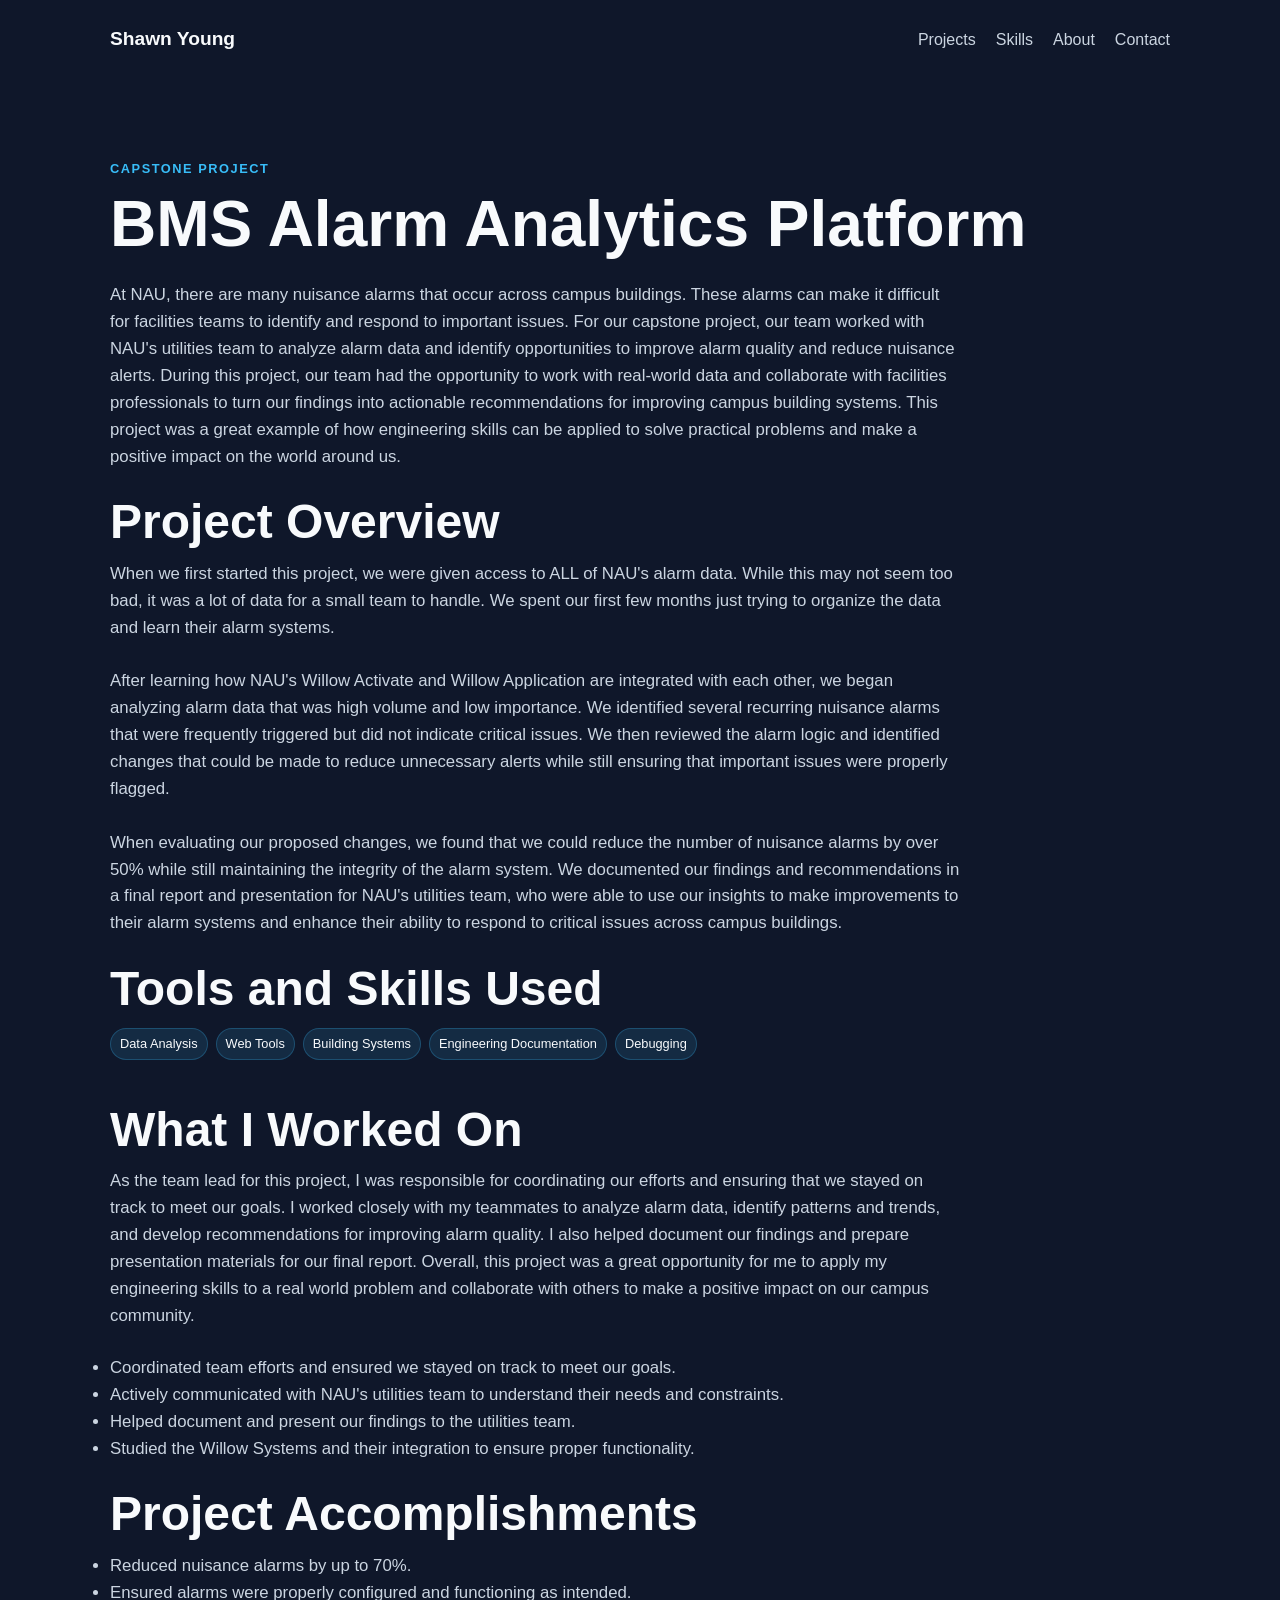
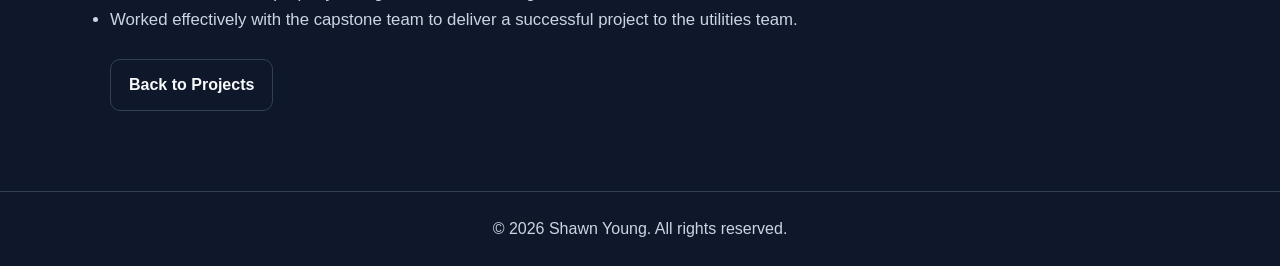
<file: projects/bms-alarm-platform.html>
<!DOCTYPE html>
<html lang="en">
<head>
  <meta charset="UTF-8" />
  <meta name="viewport" content="width=device-width, initial-scale=1.0" />
  <title>BMS Alarm Analytics Platform | Shawn Young</title>
  <link rel="stylesheet" href="../css/style.css" />
</head>
<body>
  <nav class="navbar">
    <a href="../index.html" class="logo">Shawn Young</a>

    <div class="nav-links">
      <a href="../index.html#projects">Projects</a>
      <a href="../index.html#skills">Skills</a>
      <a href="../index.html#about">About</a>
      <a href="../index.html#contact">Contact</a>
    </div>
  </nav>

  <main class="section">
    <p class="eyebrow">Capstone Project</p>
    <h1>BMS Alarm Analytics Platform</h1>

    <p class="about-text">
      At NAU, there are many nuisance alarms that occur across campus buildings. These alarms can make it difficult for facilities teams to identify and respond to important issues. For our capstone project, our team worked with NAU's utilities team to analyze alarm data and identify opportunities to improve alarm quality and reduce nuisance alerts. During this project, our team had the opportunity to work with real-world data and collaborate with facilities professionals to turn our findings into actionable recommendations for improving campus building systems. This project was a great example of how engineering skills can be applied to solve practical problems and make a positive impact on the world around us.
    </p>

    <br />

    <h2>Project Overview</h2>
    <p class="about-text">
      When we first started this project, we were given access to ALL of NAU's alarm data. While this may not seem too bad, it was a lot of data for a small team to handle. We spent our first few months just trying to organize the data and learn their alarm systems. <br> <br> After learning how NAU's Willow Activate and Willow Application are integrated with each other, we began analyzing alarm data that was high volume and low importance. We identified several recurring nuisance alarms that were frequently triggered but did not indicate critical issues. We then reviewed the alarm logic and identified changes that could be made to reduce unnecessary alerts while still ensuring that important issues were properly flagged. <br> <br> When evaluating our proposed changes, we found that we could reduce the number of nuisance alarms by over 50% while still maintaining the integrity of the alarm system. We documented our findings and recommendations in a final report and presentation for NAU's utilities team, who were able to use our insights to make improvements to their alarm systems and enhance their ability to respond to critical issues across campus buildings.
    </p>

    <br />

    <h2>Tools and Skills Used</h2>
    <div class="tags">
      <span>Data Analysis</span>
      <span>Web Tools</span>
      <span>Building Systems</span>
      <span>Engineering Documentation</span>
      <span>Debugging</span>
    </div>

    <br />

    <h2>What I Worked On</h2>
    <p class="about-text">
      As the team lead for this project, I was responsible for coordinating our efforts and ensuring that we stayed on track to meet our goals. I worked closely with my teammates to analyze alarm data, identify patterns and trends, and develop recommendations for improving alarm quality. I also helped document our findings and prepare presentation materials for our final report. Overall, this project was a great opportunity for me to apply my engineering skills to a real world problem and collaborate with others to make a positive impact on our campus community.
    </p>

    <br />

    <ul class="about-text">
      <li>Coordinated team efforts and ensured we stayed on track to meet our goals.</li>
      <li>Actively communicated with NAU's utilities team to understand their needs and constraints.</li>
      <li>Helped document and present our findings to the utilities team.</li>
      <li>Studied the Willow Systems and their integration to ensure proper functionality.</li>
    </ul>

    <br />
    <h2>Project Accomplishments</h2>
    <ul class="about-text">
      <li>Reduced nuisance alarms by up to 70%.</li>
      <li>Ensured alarms were properly configured and functioning as intended.</li>
      <li>Worked effectively with the capstone team to deliver a successful project to the utilities team.</li>
    </ul>

    <br />

    <a href="../index.html#projects" class="btn secondary">Back to Projects</a>
  </main>

  <footer>
    <p>&copy; 2026 Shawn Young. All rights reserved.</p>
  </footer>
</body>
</html>
</file>
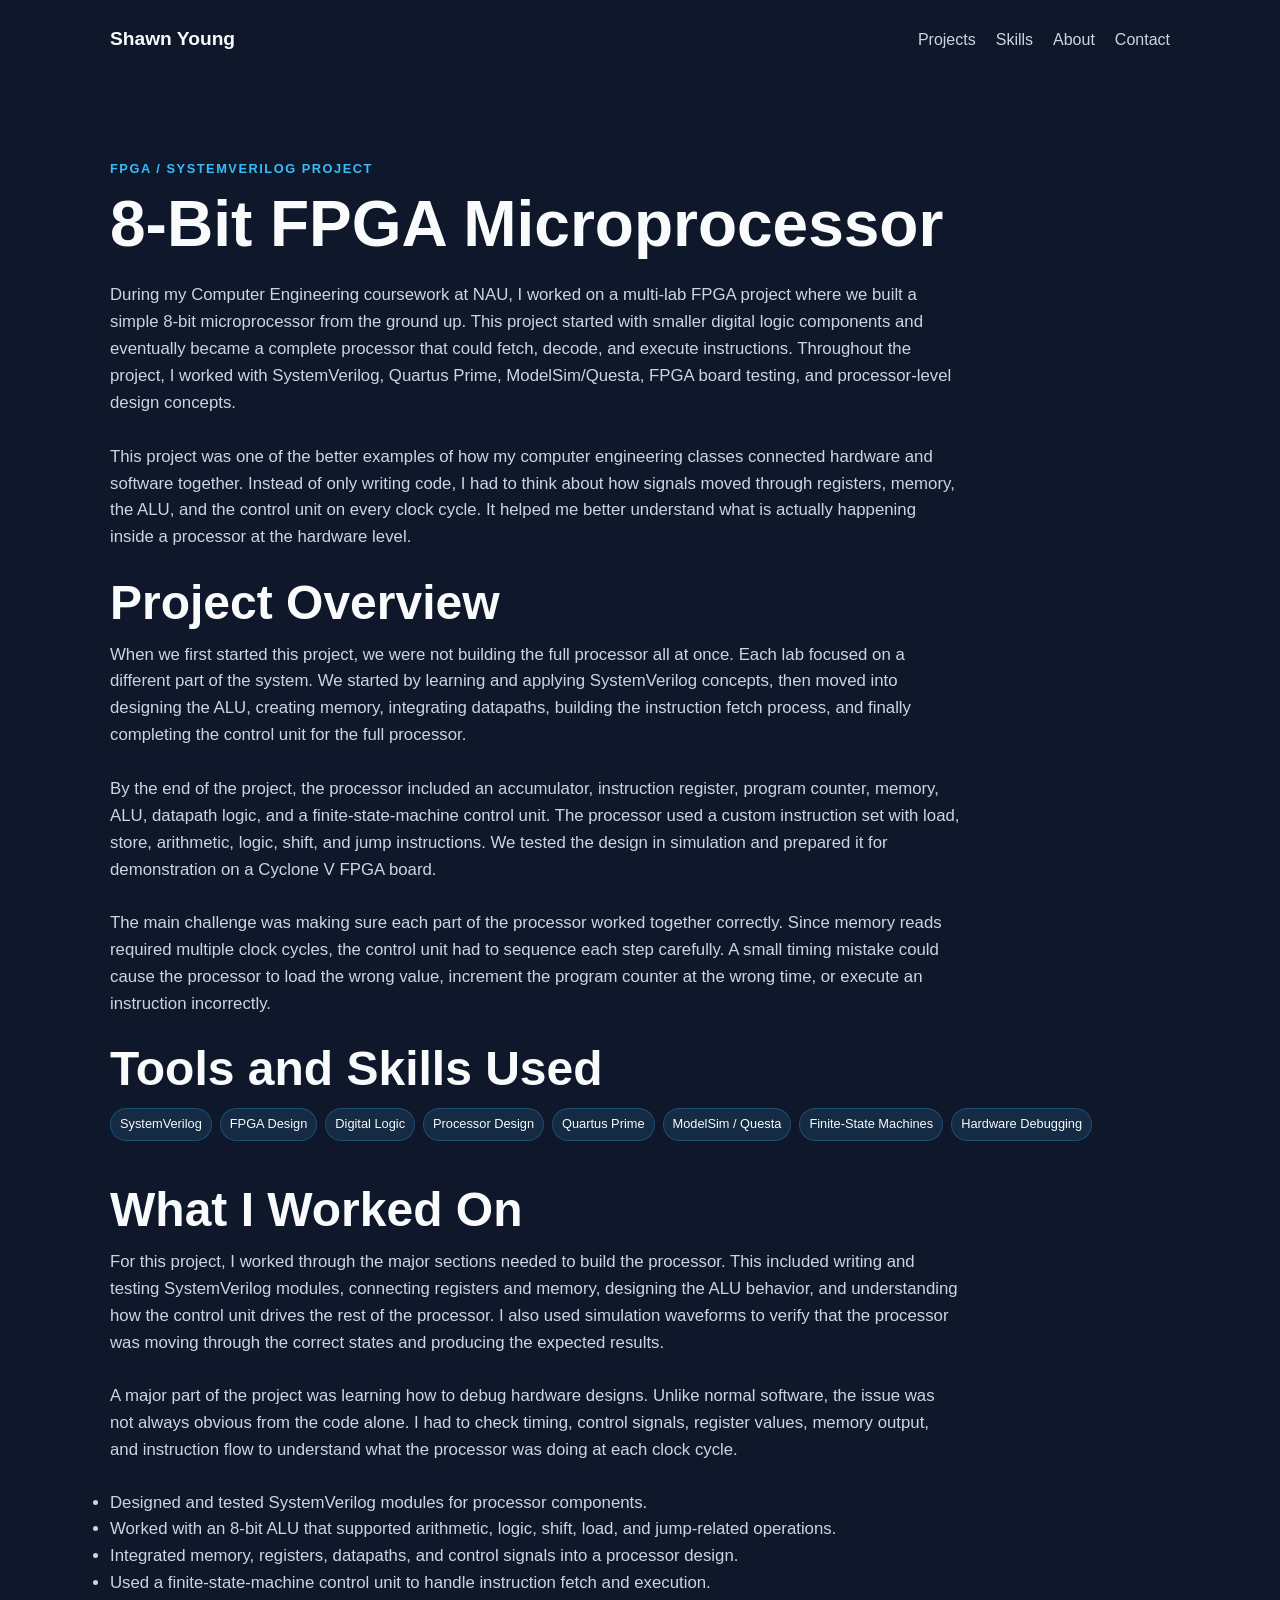
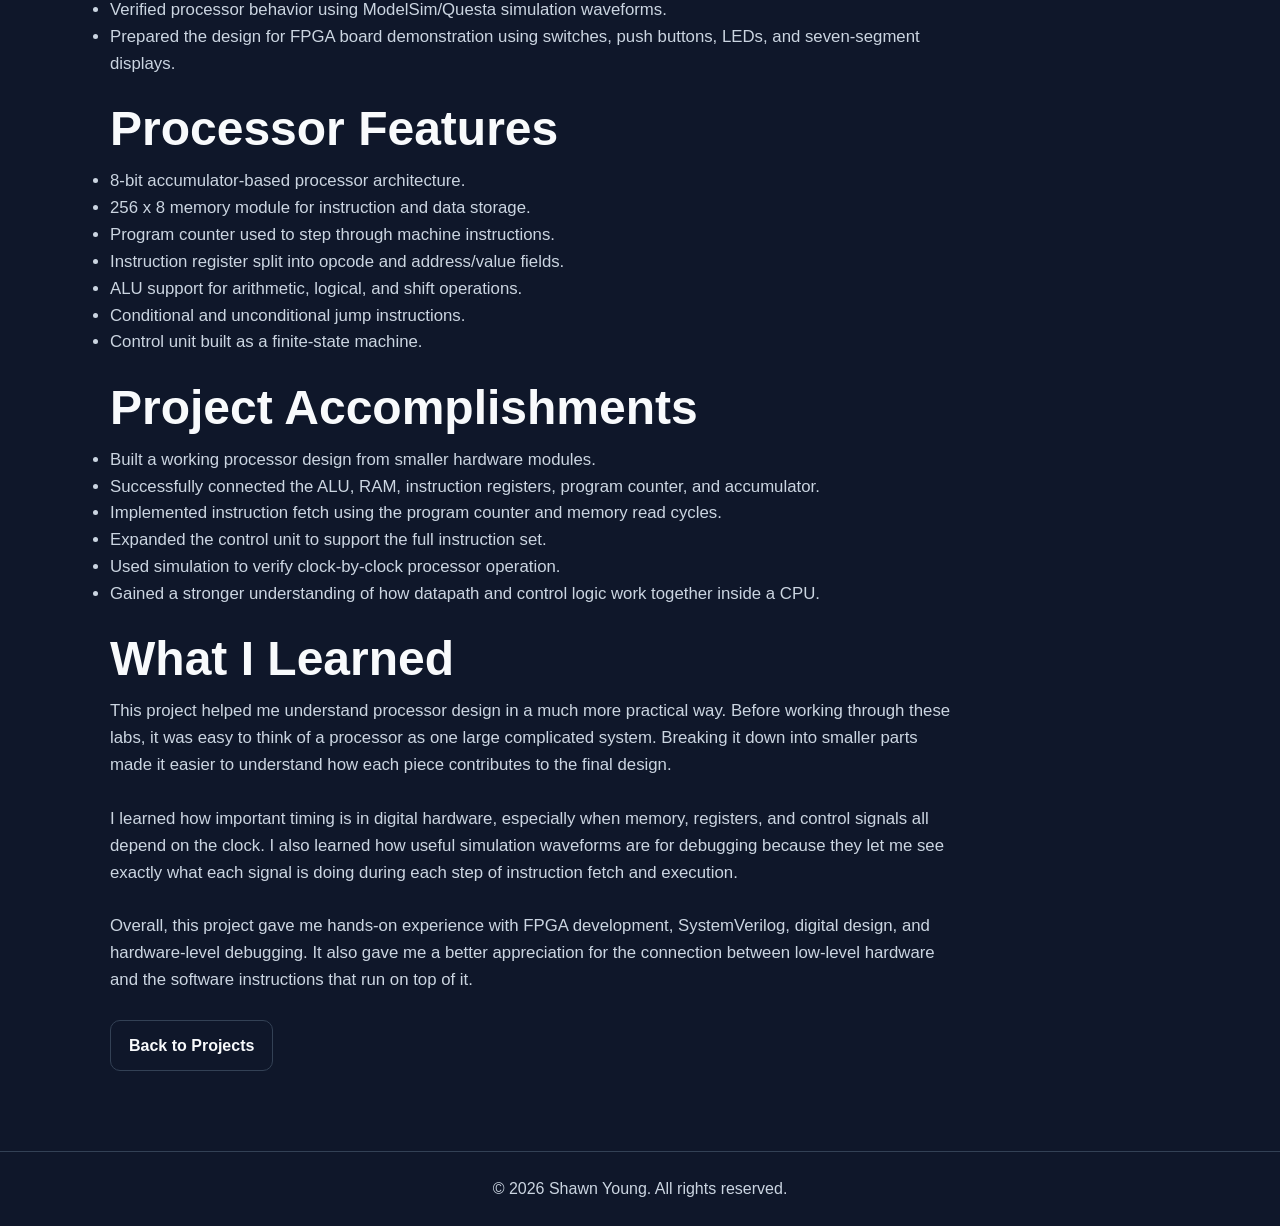
<file: projects/fpga-project.html>
<!DOCTYPE html>
<html lang="en">
<head>
  <meta charset="UTF-8" />
  <meta name="viewport" content="width=device-width, initial-scale=1.0" />
  <title>8-Bit FPGA Microprocessor | Shawn Young</title>
  <link rel="stylesheet" href="../css/style.css" />
</head>
<body>
  <nav class="navbar">
    <a href="../index.html" class="logo">Shawn Young</a>

    <div class="nav-links">
      <a href="../index.html#projects">Projects</a>
      <a href="../index.html#skills">Skills</a>
      <a href="../index.html#about">About</a>
      <a href="../index.html#contact">Contact</a>
    </div>
  </nav>

  <main class="section">
    <p class="eyebrow">FPGA / SystemVerilog Project</p>
    <h1>8-Bit FPGA Microprocessor</h1>

    <p class="about-text">
      During my Computer Engineering coursework at NAU, I worked on a multi-lab FPGA project where we built a simple 8-bit microprocessor from the ground up. This project started with smaller digital logic components and eventually became a complete processor that could fetch, decode, and execute instructions. Throughout the project, I worked with SystemVerilog, Quartus Prime, ModelSim/Questa, FPGA board testing, and processor-level design concepts.
      <br><br>
      This project was one of the better examples of how my computer engineering classes connected hardware and software together. Instead of only writing code, I had to think about how signals moved through registers, memory, the ALU, and the control unit on every clock cycle. It helped me better understand what is actually happening inside a processor at the hardware level.
    </p>

    <br />

    <h2>Project Overview</h2>
    <p class="about-text">
      When we first started this project, we were not building the full processor all at once. Each lab focused on a different part of the system. We started by learning and applying SystemVerilog concepts, then moved into designing the ALU, creating memory, integrating datapaths, building the instruction fetch process, and finally completing the control unit for the full processor.
      <br><br>
      By the end of the project, the processor included an accumulator, instruction register, program counter, memory, ALU, datapath logic, and a finite-state-machine control unit. The processor used a custom instruction set with load, store, arithmetic, logic, shift, and jump instructions. We tested the design in simulation and prepared it for demonstration on a Cyclone V FPGA board.
      <br><br>
      The main challenge was making sure each part of the processor worked together correctly. Since memory reads required multiple clock cycles, the control unit had to sequence each step carefully. A small timing mistake could cause the processor to load the wrong value, increment the program counter at the wrong time, or execute an instruction incorrectly.
    </p>

    <br />

    <h2>Tools and Skills Used</h2>
    <div class="tags">
      <span>SystemVerilog</span>
      <span>FPGA Design</span>
      <span>Digital Logic</span>
      <span>Processor Design</span>
      <span>Quartus Prime</span>
      <span>ModelSim / Questa</span>
      <span>Finite-State Machines</span>
      <span>Hardware Debugging</span>
    </div>

    <br />

    <h2>What I Worked On</h2>
    <p class="about-text">
      For this project, I worked through the major sections needed to build the processor. This included writing and testing SystemVerilog modules, connecting registers and memory, designing the ALU behavior, and understanding how the control unit drives the rest of the processor. I also used simulation waveforms to verify that the processor was moving through the correct states and producing the expected results.
      <br><br>
      A major part of the project was learning how to debug hardware designs. Unlike normal software, the issue was not always obvious from the code alone. I had to check timing, control signals, register values, memory output, and instruction flow to understand what the processor was doing at each clock cycle.
    </p>

    <br />

    <ul class="about-text">
      <li>Designed and tested SystemVerilog modules for processor components.</li>
      <li>Worked with an 8-bit ALU that supported arithmetic, logic, shift, load, and jump-related operations.</li>
      <li>Integrated memory, registers, datapaths, and control signals into a processor design.</li>
      <li>Used a finite-state-machine control unit to handle instruction fetch and execution.</li>
      <li>Verified processor behavior using ModelSim/Questa simulation waveforms.</li>
      <li>Prepared the design for FPGA board demonstration using switches, push buttons, LEDs, and seven-segment displays.</li>
    </ul>

    <br />

    <h2>Processor Features</h2>
    <ul class="about-text">
      <li>8-bit accumulator-based processor architecture.</li>
      <li>256 x 8 memory module for instruction and data storage.</li>
      <li>Program counter used to step through machine instructions.</li>
      <li>Instruction register split into opcode and address/value fields.</li>
      <li>ALU support for arithmetic, logical, and shift operations.</li>
      <li>Conditional and unconditional jump instructions.</li>
      <li>Control unit built as a finite-state machine.</li>
    </ul>

    <br />

    <h2>Project Accomplishments</h2>
    <ul class="about-text">
      <li>Built a working processor design from smaller hardware modules.</li>
      <li>Successfully connected the ALU, RAM, instruction registers, program counter, and accumulator.</li>
      <li>Implemented instruction fetch using the program counter and memory read cycles.</li>
      <li>Expanded the control unit to support the full instruction set.</li>
      <li>Used simulation to verify clock-by-clock processor operation.</li>
      <li>Gained a stronger understanding of how datapath and control logic work together inside a CPU.</li>
    </ul>

    <br />

    <h2>What I Learned</h2>
    <p class="about-text">
      This project helped me understand processor design in a much more practical way. Before working through these labs, it was easy to think of a processor as one large complicated system. Breaking it down into smaller parts made it easier to understand how each piece contributes to the final design.
      <br><br>
      I learned how important timing is in digital hardware, especially when memory, registers, and control signals all depend on the clock. I also learned how useful simulation waveforms are for debugging because they let me see exactly what each signal is doing during each step of instruction fetch and execution.
      <br><br>
      Overall, this project gave me hands-on experience with FPGA development, SystemVerilog, digital design, and hardware-level debugging. It also gave me a better appreciation for the connection between low-level hardware and the software instructions that run on top of it.
    </p>

    <br />

    <a href="../index.html#projects" class="btn secondary">Back to Projects</a>
  </main>

  <footer>
    <p>&copy; 2026 Shawn Young. All rights reserved.</p>
  </footer>
</body>
</html>
</file>
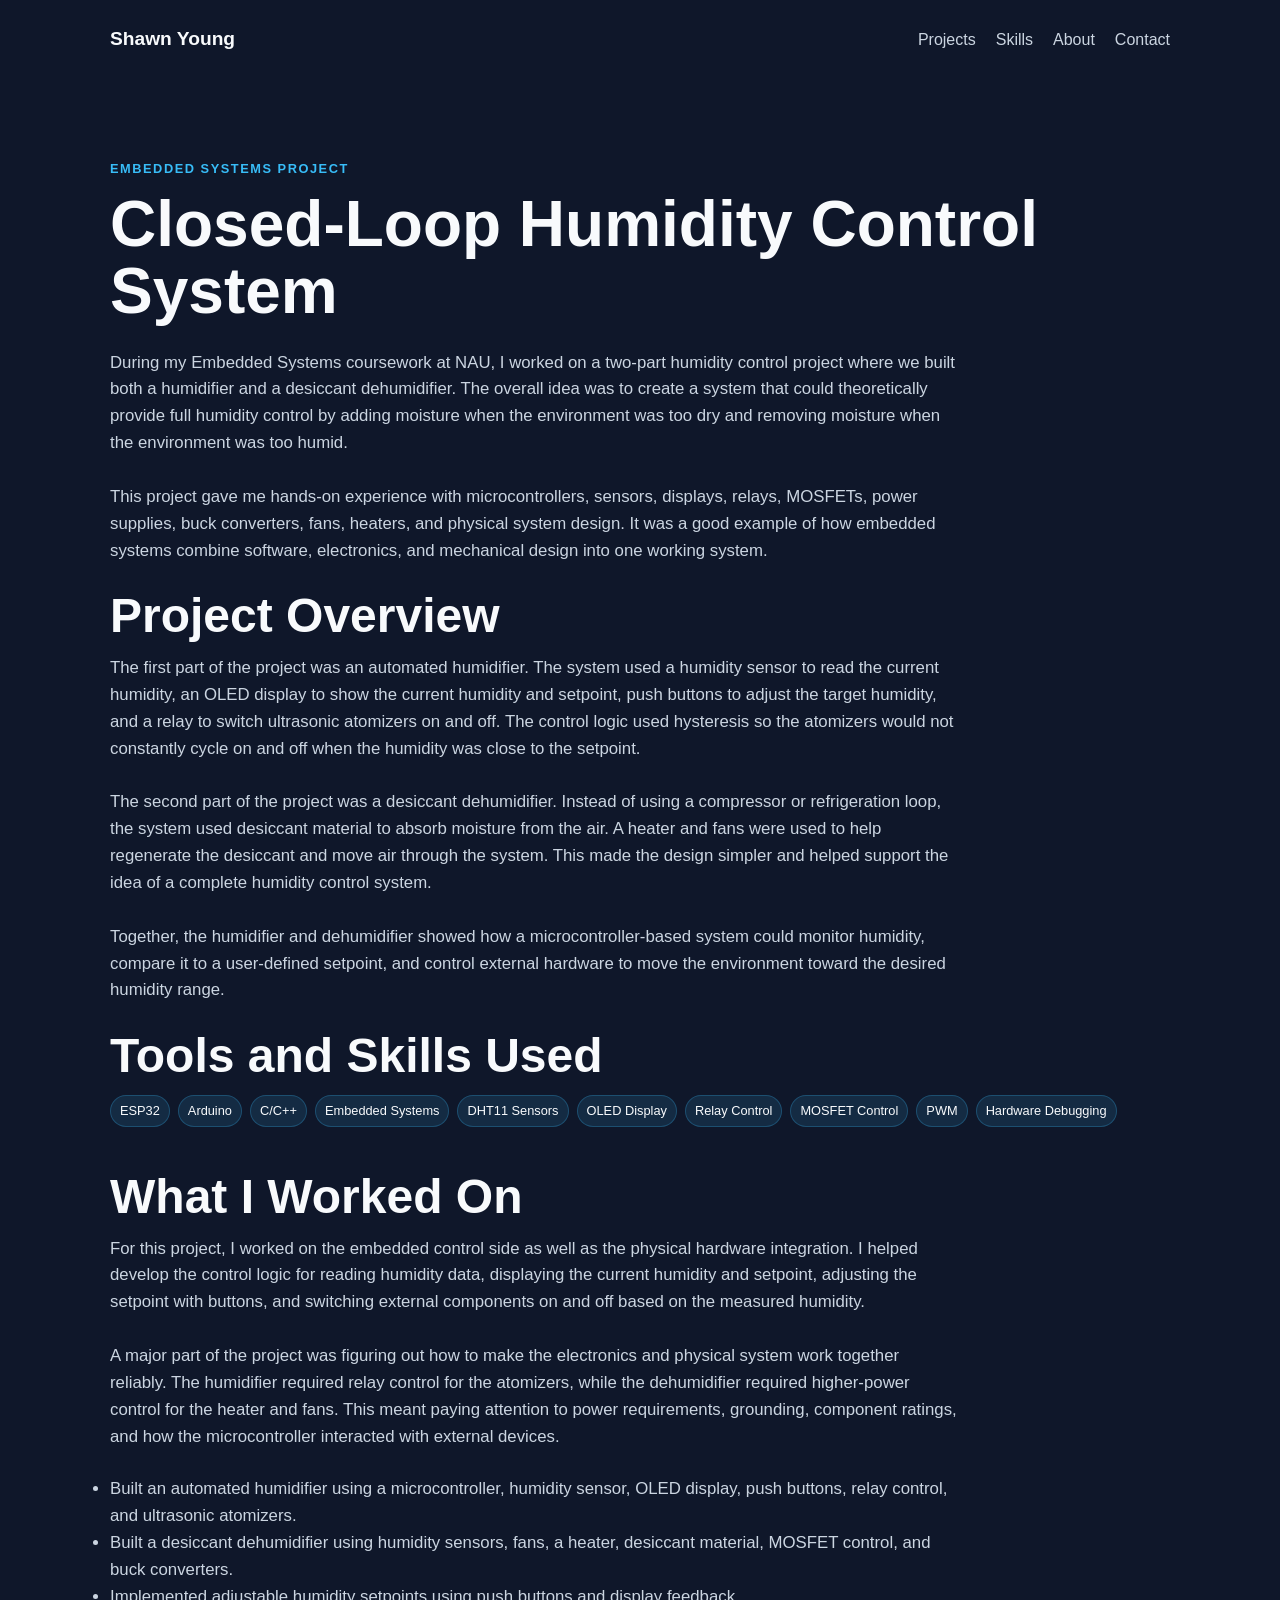
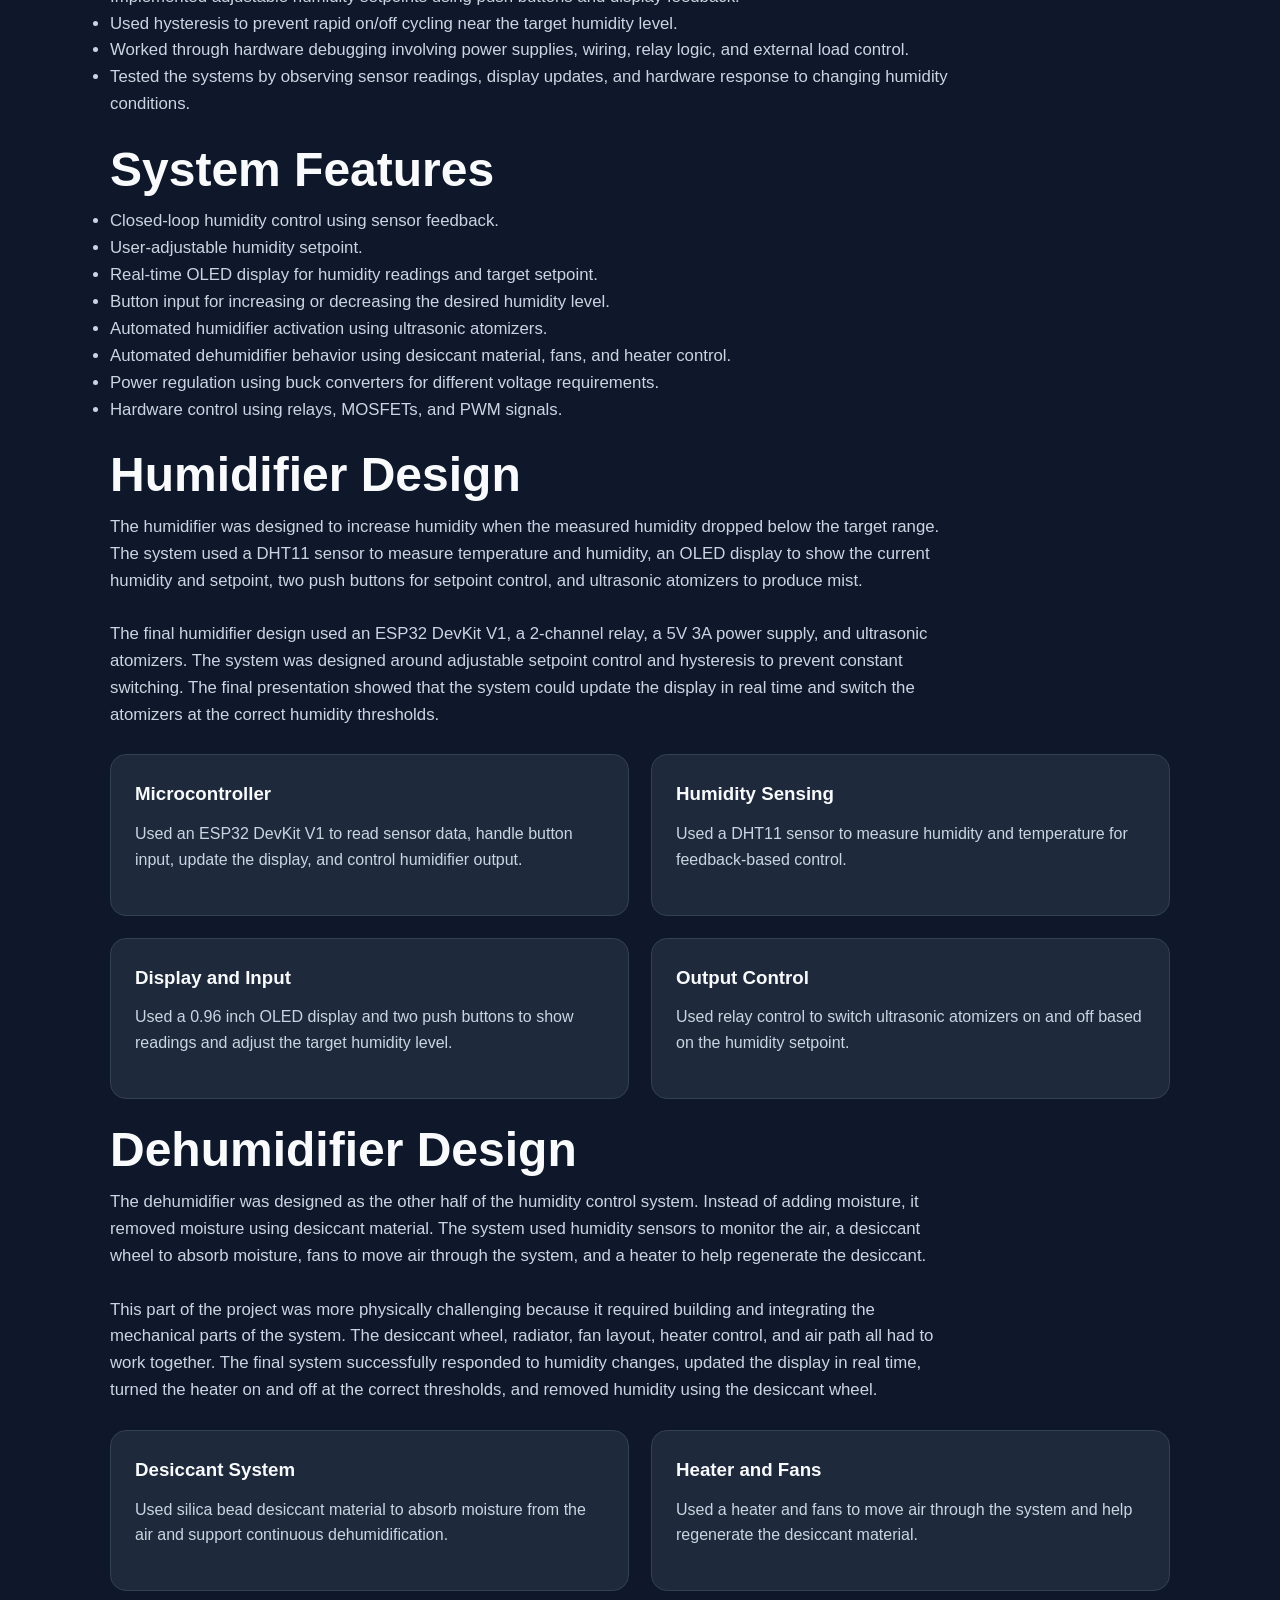
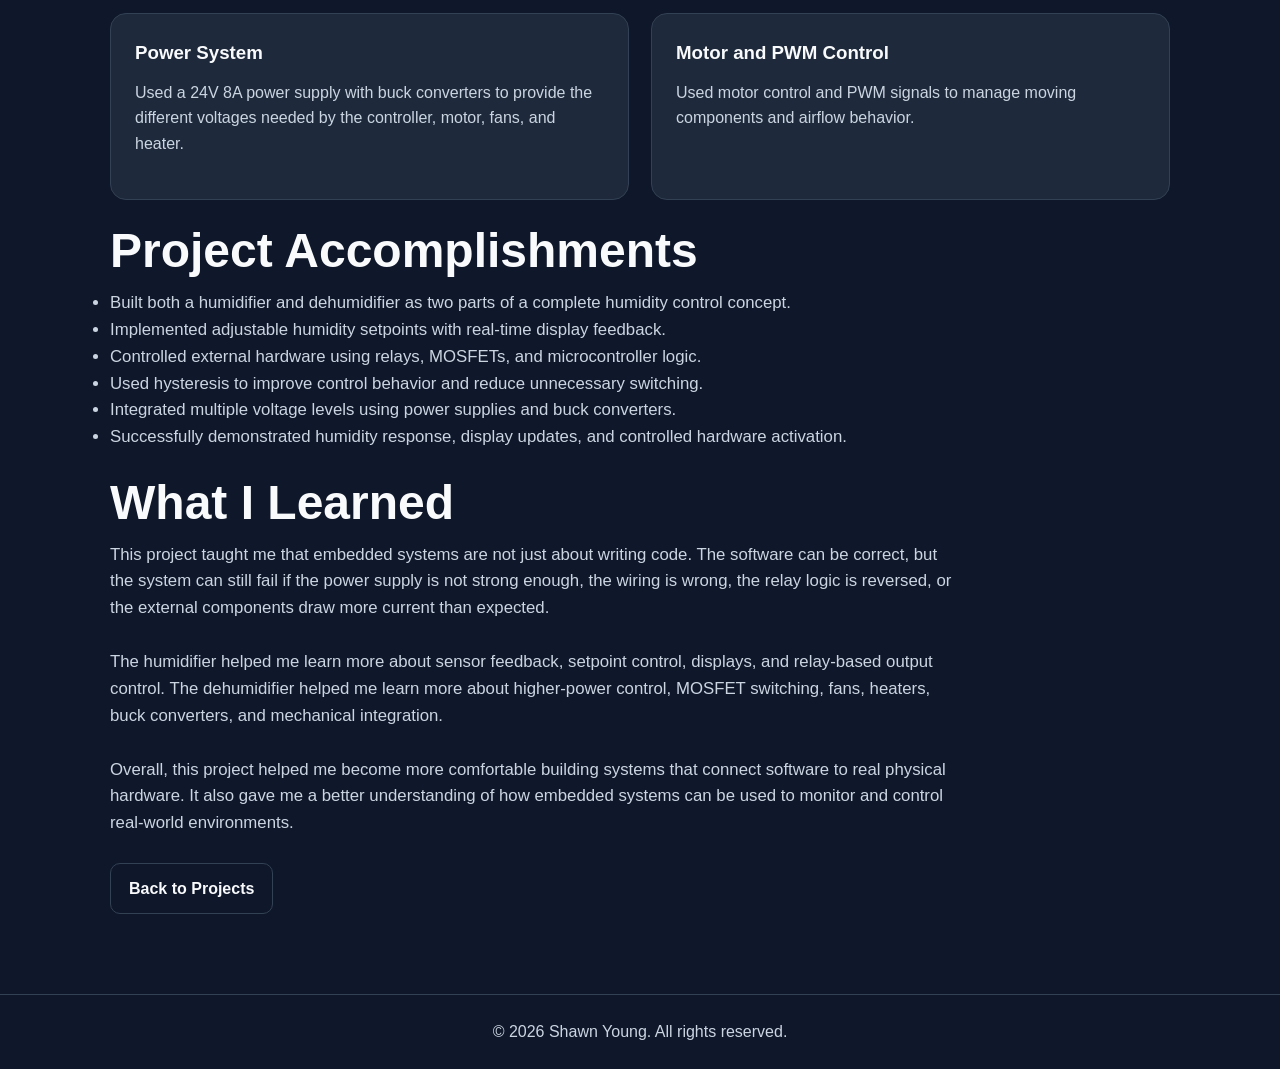
<file: projects/humidifier-project.html>
<!DOCTYPE html>
<html lang="en">
<head>
  <meta charset="UTF-8" />
  <meta name="viewport" content="width=device-width, initial-scale=1.0" />
  <title>Closed-Loop Humidity Control System</title>
  <link rel="stylesheet" href="../css/style.css" />
</head>
<body>
  <nav class="navbar">
    <a href="../index.html" class="logo">Shawn Young</a>

    <div class="nav-links">
      <a href="../index.html#projects">Projects</a>
      <a href="../index.html#skills">Skills</a>
      <a href="../index.html#about">About</a>
      <a href="../index.html#contact">Contact</a>
    </div>
  </nav>

  <main class="section">
    <p class="eyebrow">Embedded Systems Project</p>
    <h1>Closed-Loop Humidity Control System</h1>

    <p class="about-text">
      During my Embedded Systems coursework at NAU, I worked on a two-part humidity control project where we built both a humidifier and a desiccant dehumidifier. The overall idea was to create a system that could theoretically provide full humidity control by adding moisture when the environment was too dry and removing moisture when the environment was too humid.
      <br><br>
      This project gave me hands-on experience with microcontrollers, sensors, displays, relays, MOSFETs, power supplies, buck converters, fans, heaters, and physical system design. It was a good example of how embedded systems combine software, electronics, and mechanical design into one working system.
    </p>

    <br />

    <h2>Project Overview</h2>
    <p class="about-text">
      The first part of the project was an automated humidifier. The system used a humidity sensor to read the current humidity, an OLED display to show the current humidity and setpoint, push buttons to adjust the target humidity, and a relay to switch ultrasonic atomizers on and off. The control logic used hysteresis so the atomizers would not constantly cycle on and off when the humidity was close to the setpoint.
      <br><br>
      The second part of the project was a desiccant dehumidifier. Instead of using a compressor or refrigeration loop, the system used desiccant material to absorb moisture from the air. A heater and fans were used to help regenerate the desiccant and move air through the system. This made the design simpler and helped support the idea of a complete humidity control system.
      <br><br>
      Together, the humidifier and dehumidifier showed how a microcontroller-based system could monitor humidity, compare it to a user-defined setpoint, and control external hardware to move the environment toward the desired humidity range.
    </p>

    <br />

    <h2>Tools and Skills Used</h2>
    <div class="tags">
      <span>ESP32</span>
      <span>Arduino</span>
      <span>C/C++</span>
      <span>Embedded Systems</span>
      <span>DHT11 Sensors</span>
      <span>OLED Display</span>
      <span>Relay Control</span>
      <span>MOSFET Control</span>
      <span>PWM</span>
      <span>Hardware Debugging</span>
    </div>

    <br />

    <h2>What I Worked On</h2>
    <p class="about-text">
      For this project, I worked on the embedded control side as well as the physical hardware integration. I helped develop the control logic for reading humidity data, displaying the current humidity and setpoint, adjusting the setpoint with buttons, and switching external components on and off based on the measured humidity.
      <br><br>
      A major part of the project was figuring out how to make the electronics and physical system work together reliably. The humidifier required relay control for the atomizers, while the dehumidifier required higher-power control for the heater and fans. This meant paying attention to power requirements, grounding, component ratings, and how the microcontroller interacted with external devices.
    </p>

    <br />

    <ul class="about-text">
      <li>Built an automated humidifier using a microcontroller, humidity sensor, OLED display, push buttons, relay control, and ultrasonic atomizers.</li>
      <li>Built a desiccant dehumidifier using humidity sensors, fans, a heater, desiccant material, MOSFET control, and buck converters.</li>
      <li>Implemented adjustable humidity setpoints using push buttons and display feedback.</li>
      <li>Used hysteresis to prevent rapid on/off cycling near the target humidity level.</li>
      <li>Worked through hardware debugging involving power supplies, wiring, relay logic, and external load control.</li>
      <li>Tested the systems by observing sensor readings, display updates, and hardware response to changing humidity conditions.</li>
    </ul>

    <br />

    <h2>System Features</h2>
    <ul class="about-text">
      <li>Closed-loop humidity control using sensor feedback.</li>
      <li>User-adjustable humidity setpoint.</li>
      <li>Real-time OLED display for humidity readings and target setpoint.</li>
      <li>Button input for increasing or decreasing the desired humidity level.</li>
      <li>Automated humidifier activation using ultrasonic atomizers.</li>
      <li>Automated dehumidifier behavior using desiccant material, fans, and heater control.</li>
      <li>Power regulation using buck converters for different voltage requirements.</li>
      <li>Hardware control using relays, MOSFETs, and PWM signals.</li>
    </ul>

    <br />

    <h2>Humidifier Design</h2>
    <p class="about-text">
      The humidifier was designed to increase humidity when the measured humidity dropped below the target range. The system used a DHT11 sensor to measure temperature and humidity, an OLED display to show the current humidity and setpoint, two push buttons for setpoint control, and ultrasonic atomizers to produce mist.
      <br><br>
      The final humidifier design used an ESP32 DevKit V1, a 2-channel relay, a 5V 3A power supply, and ultrasonic atomizers. The system was designed around adjustable setpoint control and hysteresis to prevent constant switching. The final presentation showed that the system could update the display in real time and switch the atomizers at the correct humidity thresholds.
    </p>

    <br />

    <div class="project-grid">
      <article class="project-card">
        <h3>Microcontroller</h3>
        <p>
          Used an ESP32 DevKit V1 to read sensor data, handle button input, update the display, and control humidifier output.
        </p>
      </article>

      <article class="project-card">
        <h3>Humidity Sensing</h3>
        <p>
          Used a DHT11 sensor to measure humidity and temperature for feedback-based control.
        </p>
      </article>

      <article class="project-card">
        <h3>Display and Input</h3>
        <p>
          Used a 0.96 inch OLED display and two push buttons to show readings and adjust the target humidity level.
        </p>
      </article>

      <article class="project-card">
        <h3>Output Control</h3>
        <p>
          Used relay control to switch ultrasonic atomizers on and off based on the humidity setpoint.
        </p>
      </article>
    </div>

    <br />

    <h2>Dehumidifier Design</h2>
    <p class="about-text">
      The dehumidifier was designed as the other half of the humidity control system. Instead of adding moisture, it removed moisture using desiccant material. The system used humidity sensors to monitor the air, a desiccant wheel to absorb moisture, fans to move air through the system, and a heater to help regenerate the desiccant.
      <br><br>
      This part of the project was more physically challenging because it required building and integrating the mechanical parts of the system. The desiccant wheel, radiator, fan layout, heater control, and air path all had to work together. The final system successfully responded to humidity changes, updated the display in real time, turned the heater on and off at the correct thresholds, and removed humidity using the desiccant wheel.
    </p>

    <br />

    <div class="project-grid">
      <article class="project-card">
        <h3>Desiccant System</h3>
        <p>
          Used silica bead desiccant material to absorb moisture from the air and support continuous dehumidification.
        </p>
      </article>

      <article class="project-card">
        <h3>Heater and Fans</h3>
        <p>
          Used a heater and fans to move air through the system and help regenerate the desiccant material.
        </p>
      </article>

      <article class="project-card">
        <h3>Power System</h3>
        <p>
          Used a 24V 8A power supply with buck converters to provide the different voltages needed by the controller, motor, fans, and heater.
        </p>
      </article>

      <article class="project-card">
        <h3>Motor and PWM Control</h3>
        <p>
          Used motor control and PWM signals to manage moving components and airflow behavior.
        </p>
      </article>
    </div>

    <br />

    <h2>Project Accomplishments</h2>
    <ul class="about-text">
      <li>Built both a humidifier and dehumidifier as two parts of a complete humidity control concept.</li>
      <li>Implemented adjustable humidity setpoints with real-time display feedback.</li>
      <li>Controlled external hardware using relays, MOSFETs, and microcontroller logic.</li>
      <li>Used hysteresis to improve control behavior and reduce unnecessary switching.</li>
      <li>Integrated multiple voltage levels using power supplies and buck converters.</li>
      <li>Successfully demonstrated humidity response, display updates, and controlled hardware activation.</li>
    </ul>

    <br />

    <h2>What I Learned</h2>
    <p class="about-text">
      This project taught me that embedded systems are not just about writing code. The software can be correct, but the system can still fail if the power supply is not strong enough, the wiring is wrong, the relay logic is reversed, or the external components draw more current than expected.
      <br><br>
      The humidifier helped me learn more about sensor feedback, setpoint control, displays, and relay-based output control. The dehumidifier helped me learn more about higher-power control, MOSFET switching, fans, heaters, buck converters, and mechanical integration.
      <br><br>
      Overall, this project helped me become more comfortable building systems that connect software to real physical hardware. It also gave me a better understanding of how embedded systems can be used to monitor and control real-world environments.
    </p>

    <br />

    <a href="../index.html#projects" class="btn secondary">Back to Projects</a>
  </main>

  <footer>
    <p>&copy; 2026 Shawn Young. All rights reserved.</p>
  </footer>
</body>
</html>
</file>
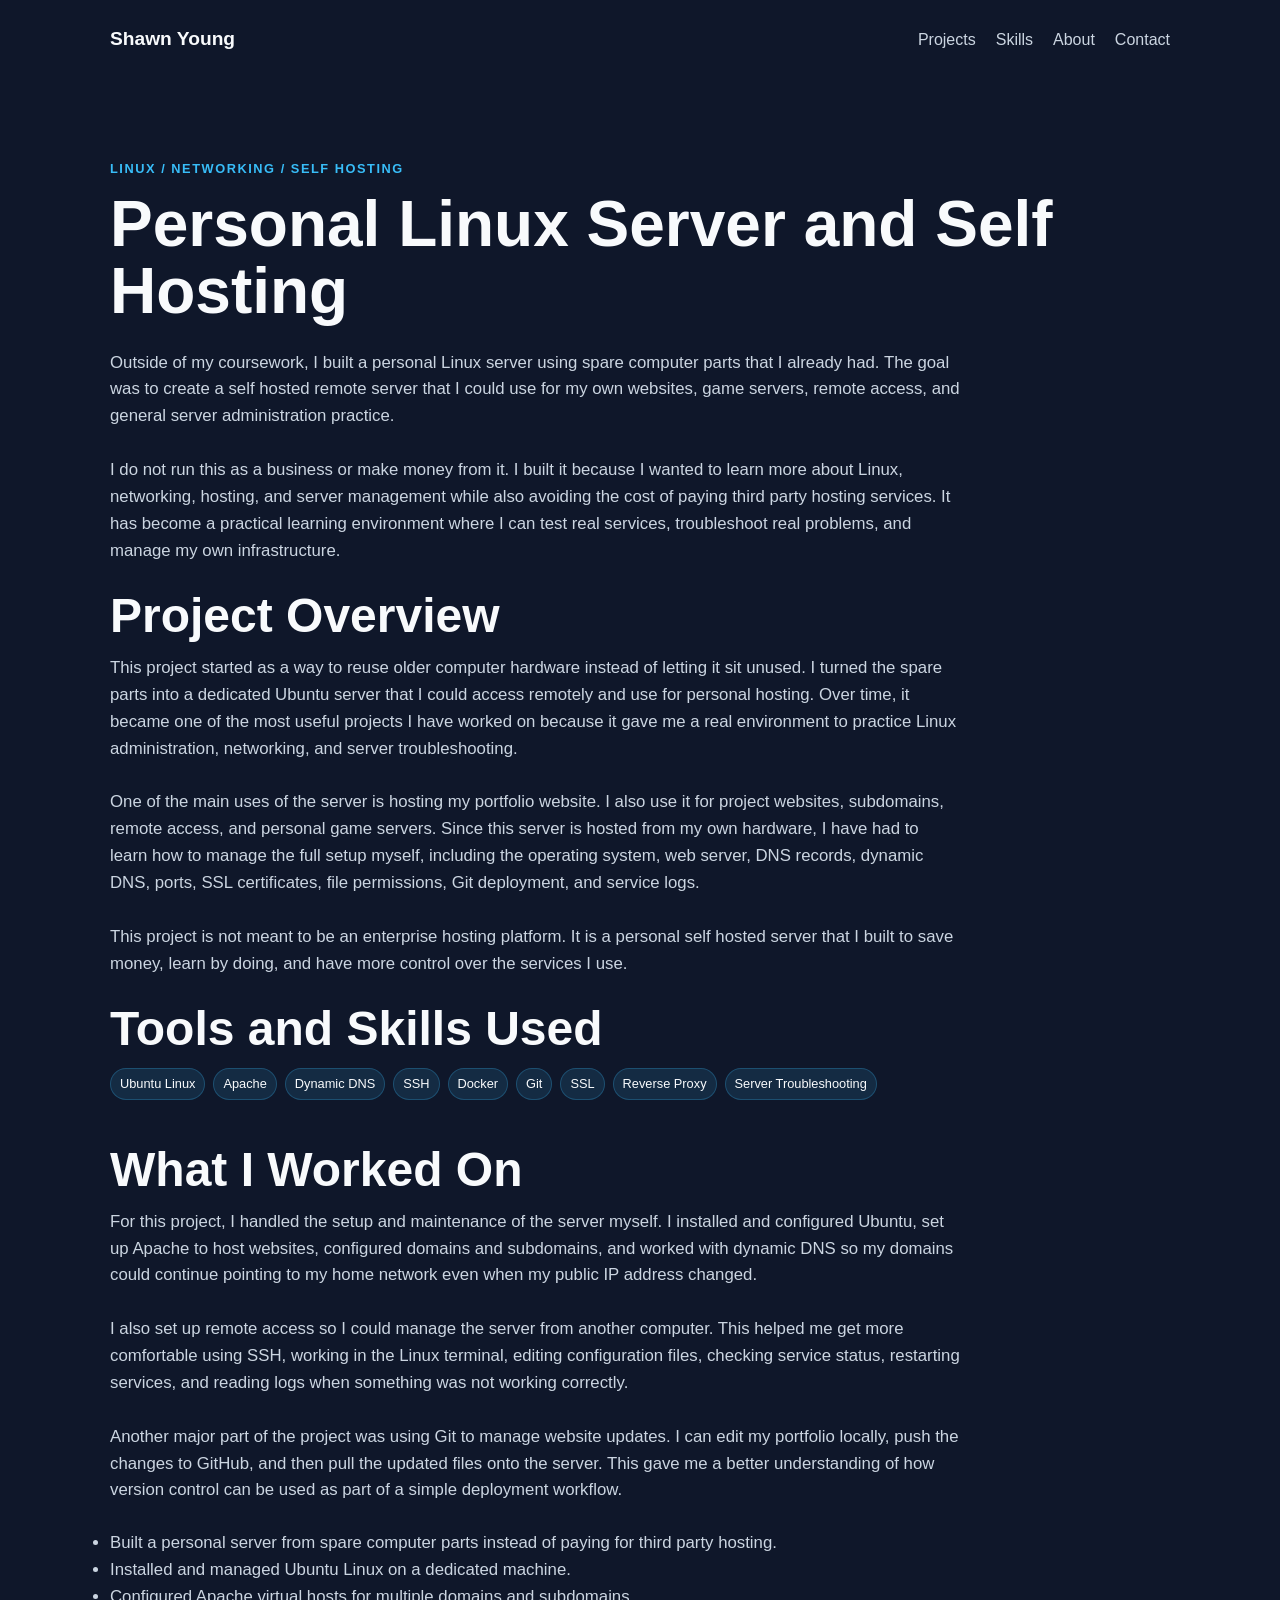
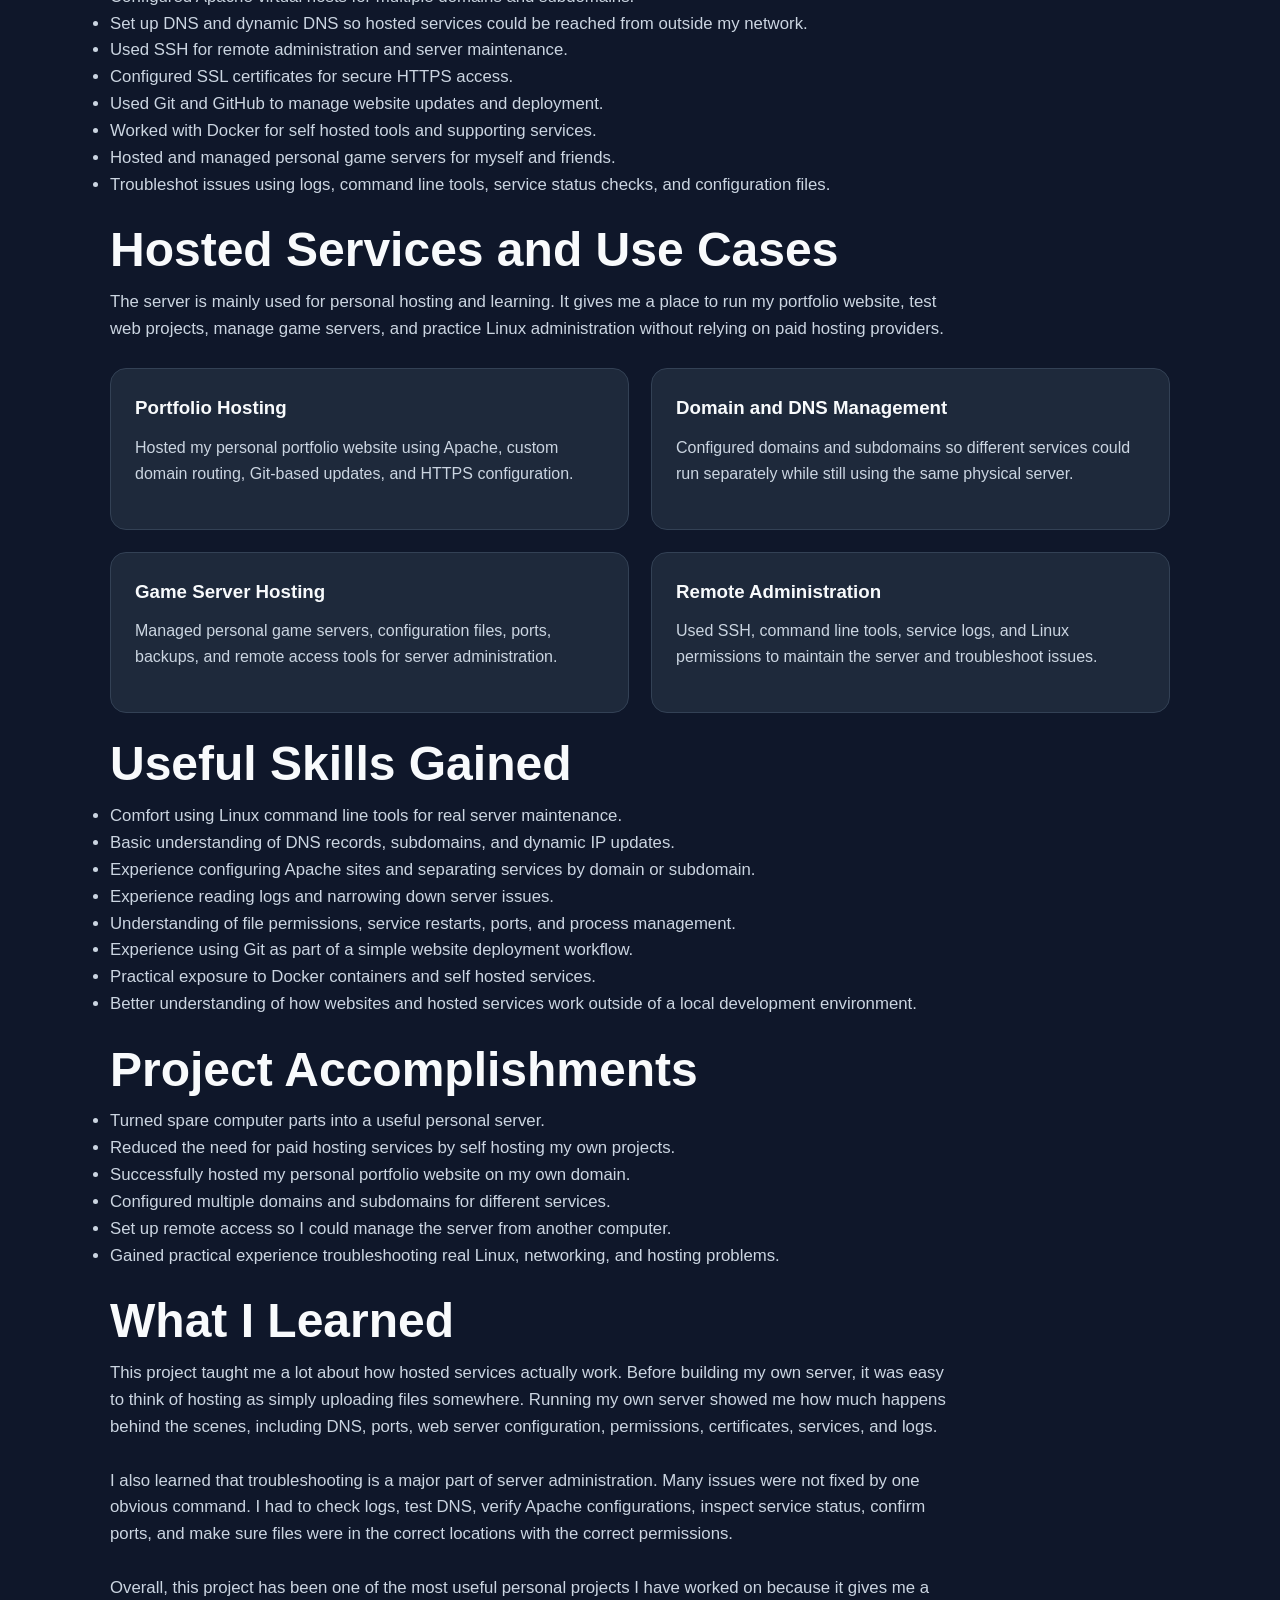
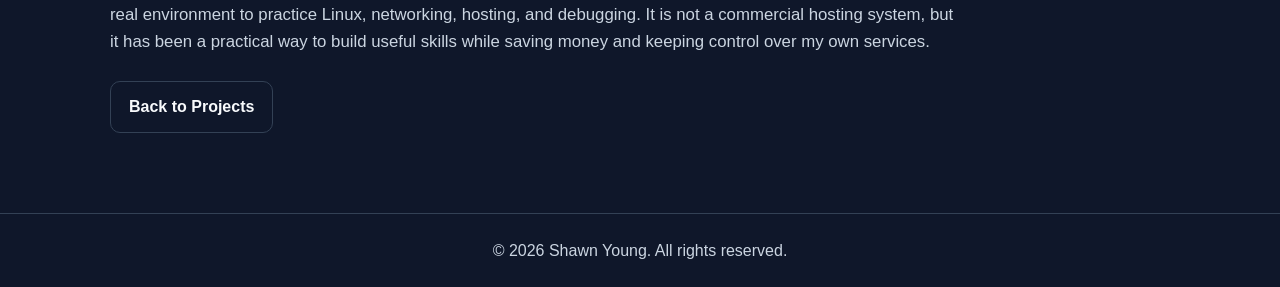
<file: projects/linux-server.html>
<!DOCTYPE html>
<html lang="en">
<head>
  <meta charset="UTF-8" />
  <meta name="viewport" content="width=device-width, initial-scale=1.0" />
  <title>Personal Linux Server and Self Hosting | Shawn Young</title>
  <link rel="stylesheet" href="../css/style.css" />
</head>
<body>
  <nav class="navbar">
    <a href="../index.html" class="logo">Shawn Young</a>

    <div class="nav-links">
      <a href="../index.html#projects">Projects</a>
      <a href="../index.html#skills">Skills</a>
      <a href="../index.html#about">About</a>
      <a href="../index.html#contact">Contact</a>
    </div>
  </nav>

  <main class="section">
    <p class="eyebrow">Linux / Networking / Self Hosting</p>
    <h1>Personal Linux Server and Self Hosting</h1>

    <p class="about-text">
      Outside of my coursework, I built a personal Linux server using spare computer parts that I already had. The goal was to create a self hosted remote server that I could use for my own websites, game servers, remote access, and general server administration practice.
      <br><br>
      I do not run this as a business or make money from it. I built it because I wanted to learn more about Linux, networking, hosting, and server management while also avoiding the cost of paying third party hosting services. It has become a practical learning environment where I can test real services, troubleshoot real problems, and manage my own infrastructure.
    </p>

    <br />

    <h2>Project Overview</h2>
    <p class="about-text">
      This project started as a way to reuse older computer hardware instead of letting it sit unused. I turned the spare parts into a dedicated Ubuntu server that I could access remotely and use for personal hosting. Over time, it became one of the most useful projects I have worked on because it gave me a real environment to practice Linux administration, networking, and server troubleshooting.
      <br><br>
      One of the main uses of the server is hosting my portfolio website. I also use it for project websites, subdomains, remote access, and personal game servers. Since this server is hosted from my own hardware, I have had to learn how to manage the full setup myself, including the operating system, web server, DNS records, dynamic DNS, ports, SSL certificates, file permissions, Git deployment, and service logs.
      <br><br>
      This project is not meant to be an enterprise hosting platform. It is a personal self hosted server that I built to save money, learn by doing, and have more control over the services I use.
    </p>

    <br />

    <h2>Tools and Skills Used</h2>
    <div class="tags">
      <span>Ubuntu Linux</span>
      <span>Apache</span>
      <span>Dynamic DNS</span>
      <span>SSH</span>
      <span>Docker</span>
      <span>Git</span>
      <span>SSL</span>
      <span>Reverse Proxy</span>
      <span>Server Troubleshooting</span>
    </div>

    <br />

    <h2>What I Worked On</h2>
    <p class="about-text">
      For this project, I handled the setup and maintenance of the server myself. I installed and configured Ubuntu, set up Apache to host websites, configured domains and subdomains, and worked with dynamic DNS so my domains could continue pointing to my home network even when my public IP address changed.
      <br><br>
      I also set up remote access so I could manage the server from another computer. This helped me get more comfortable using SSH, working in the Linux terminal, editing configuration files, checking service status, restarting services, and reading logs when something was not working correctly.
      <br><br>
      Another major part of the project was using Git to manage website updates. I can edit my portfolio locally, push the changes to GitHub, and then pull the updated files onto the server. This gave me a better understanding of how version control can be used as part of a simple deployment workflow.
    </p>

    <br />

    <ul class="about-text">
      <li>Built a personal server from spare computer parts instead of paying for third party hosting.</li>
      <li>Installed and managed Ubuntu Linux on a dedicated machine.</li>
      <li>Configured Apache virtual hosts for multiple domains and subdomains.</li>
      <li>Set up DNS and dynamic DNS so hosted services could be reached from outside my network.</li>
      <li>Used SSH for remote administration and server maintenance.</li>
      <li>Configured SSL certificates for secure HTTPS access.</li>
      <li>Used Git and GitHub to manage website updates and deployment.</li>
      <li>Worked with Docker for self hosted tools and supporting services.</li>
      <li>Hosted and managed personal game servers for myself and friends.</li>
      <li>Troubleshot issues using logs, command line tools, service status checks, and configuration files.</li>
    </ul>

    <br />

    <h2>Hosted Services and Use Cases</h2>
    <p class="about-text">
      The server is mainly used for personal hosting and learning. It gives me a place to run my portfolio website, test web projects, manage game servers, and practice Linux administration without relying on paid hosting providers.
    </p>

    <br />

    <div class="project-grid">
      <article class="project-card">
        <h3>Portfolio Hosting</h3>
        <p>
          Hosted my personal portfolio website using Apache, custom domain routing, Git-based updates, and HTTPS configuration.
        </p>
      </article>

      <article class="project-card">
        <h3>Domain and DNS Management</h3>
        <p>
          Configured domains and subdomains so different services could run separately while still using the same physical server.
        </p>
      </article>

      <article class="project-card">
        <h3>Game Server Hosting</h3>
        <p>
          Managed personal game servers, configuration files, ports, backups, and remote access tools for server administration.
        </p>
      </article>

      <article class="project-card">
        <h3>Remote Administration</h3>
        <p>
          Used SSH, command line tools, service logs, and Linux permissions to maintain the server and troubleshoot issues.
        </p>
      </article>
    </div>

    <br />

    <h2>Useful Skills Gained</h2>
    <ul class="about-text">
      <li>Comfort using Linux command line tools for real server maintenance.</li>
      <li>Basic understanding of DNS records, subdomains, and dynamic IP updates.</li>
      <li>Experience configuring Apache sites and separating services by domain or subdomain.</li>
      <li>Experience reading logs and narrowing down server issues.</li>
      <li>Understanding of file permissions, service restarts, ports, and process management.</li>
      <li>Experience using Git as part of a simple website deployment workflow.</li>
      <li>Practical exposure to Docker containers and self hosted services.</li>
      <li>Better understanding of how websites and hosted services work outside of a local development environment.</li>
    </ul>

    <br />

    <h2>Project Accomplishments</h2>
    <ul class="about-text">
      <li>Turned spare computer parts into a useful personal server.</li>
      <li>Reduced the need for paid hosting services by self hosting my own projects.</li>
      <li>Successfully hosted my personal portfolio website on my own domain.</li>
      <li>Configured multiple domains and subdomains for different services.</li>
      <li>Set up remote access so I could manage the server from another computer.</li>
      <li>Gained practical experience troubleshooting real Linux, networking, and hosting problems.</li>
    </ul>

    <br />

    <h2>What I Learned</h2>
    <p class="about-text">
      This project taught me a lot about how hosted services actually work. Before building my own server, it was easy to think of hosting as simply uploading files somewhere. Running my own server showed me how much happens behind the scenes, including DNS, ports, web server configuration, permissions, certificates, services, and logs.
      <br><br>
      I also learned that troubleshooting is a major part of server administration. Many issues were not fixed by one obvious command. I had to check logs, test DNS, verify Apache configurations, inspect service status, confirm ports, and make sure files were in the correct locations with the correct permissions.
      <br><br>
      Overall, this project has been one of the most useful personal projects I have worked on because it gives me a real environment to practice Linux, networking, hosting, and debugging. It is not a commercial hosting system, but it has been a practical way to build useful skills while saving money and keeping control over my own services.
    </p>

    <br />

    <a href="../index.html#projects" class="btn secondary">Back to Projects</a>
  </main>

  <footer>
    <p>&copy; 2026 Shawn Young. All rights reserved.</p>
  </footer>
</body>
</html>
</file>
<file: css/style.css>
:root {
  --bg: #0f172a;
  --bg-soft: #111827;
  --card: #1e293b;
  --text: #f8fafc;
  --muted: #cbd5e1;
  --accent: #38bdf8;
  --accent-dark: #0284c7;
  --border: #334155;
}

* {
  box-sizing: border-box;
  margin: 0;
  padding: 0;
}

html {
  scroll-behavior: smooth;
}

body {
  font-family: Arial, Helvetica, sans-serif;
  background: var(--bg);
  color: var(--text);
  line-height: 1.6;
}

a {
  color: var(--accent);
  text-decoration: none;
}

a:hover {
  text-decoration: underline;
}

.site-header {
  min-height: 80vh;
  background:
    linear-gradient(rgba(15, 23, 42, 0.9), rgba(15, 23, 42, 0.95)),
    radial-gradient(circle at top right, rgba(56, 189, 248, 0.25), transparent 30%);
}

.navbar {
  max-width: 1100px;
  margin: 0 auto;
  padding: 24px 20px;
  display: flex;
  justify-content: space-between;
  align-items: center;
}

.logo {
  color: var(--text);
  font-weight: bold;
  font-size: 1.2rem;
}

.nav-links {
  display: flex;
  gap: 20px;
}

.nav-links a {
  color: var(--muted);
}

.hero {
  max-width: 1100px;
  margin: 0 auto;
  padding: 100px 20px;
}

.hero-text {
  max-width: 780px;
}

.eyebrow {
  color: var(--accent);
  text-transform: uppercase;
  letter-spacing: 0.12em;
  font-size: 0.8rem;
  font-weight: bold;
  margin-bottom: 12px;
}

h1 {
  font-size: clamp(2.4rem, 5vw, 4.8rem);
  line-height: 1.05;
  margin-bottom: 24px;
}

h2 {
  font-size: clamp(2rem, 4vw, 3rem);
  line-height: 1.1;
  margin-bottom: 12px;
}

h3 {
  margin-bottom: 12px;
}

.hero p,
.section-heading p,
.about-text {
  color: var(--muted);
  font-size: 1.05rem;
}

.hero-buttons {
  display: flex;
  gap: 14px;
  margin-top: 28px;
  flex-wrap: wrap;
}

.btn {
  display: inline-block;
  padding: 12px 18px;
  border-radius: 10px;
  font-weight: bold;
}

.btn.primary {
  background: var(--accent);
  color: #082f49;
}

.btn.secondary {
  border: 1px solid var(--border);
  color: var(--text);
}

.section {
  max-width: 1100px;
  margin: 0 auto;
  padding: 80px 20px;
}

.alt-section {
  max-width: none;
  background: var(--bg-soft);
}

.alt-section .section-heading,
.alt-section .skills-grid {
  max-width: 1100px;
  margin-left: auto;
  margin-right: auto;
}

.section-heading {
  margin-bottom: 36px;
}

.project-grid {
  display: grid;
  grid-template-columns: repeat(2, minmax(0, 1fr));
  gap: 22px;
}

.project-card,
.skills-grid div {
  background: var(--card);
  border: 1px solid var(--border);
  border-radius: 16px;
  padding: 24px;
}

.project-card p,
.skills-grid p {
  color: var(--muted);
  margin-bottom: 18px;
}

.tags {
  display: flex;
  flex-wrap: wrap;
  gap: 8px;
  margin-bottom: 18px;
}

.tags span {
  font-size: 0.8rem;
  color: var(--text);
  background: rgba(56, 189, 248, 0.12);
  border: 1px solid rgba(56, 189, 248, 0.25);
  padding: 5px 9px;
  border-radius: 999px;
}

.skills-grid {
  display: grid;
  grid-template-columns: repeat(2, minmax(0, 1fr));
  gap: 22px;
}

.about-text {
  max-width: 850px;
}

.contact-section p {
  color: var(--muted);
  margin-bottom: 8px;
}

footer {
  border-top: 1px solid var(--border);
  padding: 24px 20px;
  text-align: center;
  color: var(--muted);
}

@media (max-width: 750px) {
  .navbar {
    align-items: flex-start;
    gap: 18px;
    flex-direction: column;
  }

  .nav-links {
    flex-wrap: wrap;
    gap: 12px;
  }

  .hero {
    padding: 70px 20px;
  }

  .project-grid,
  .skills-grid {
    grid-template-columns: 1fr;
  }
}
</file>
